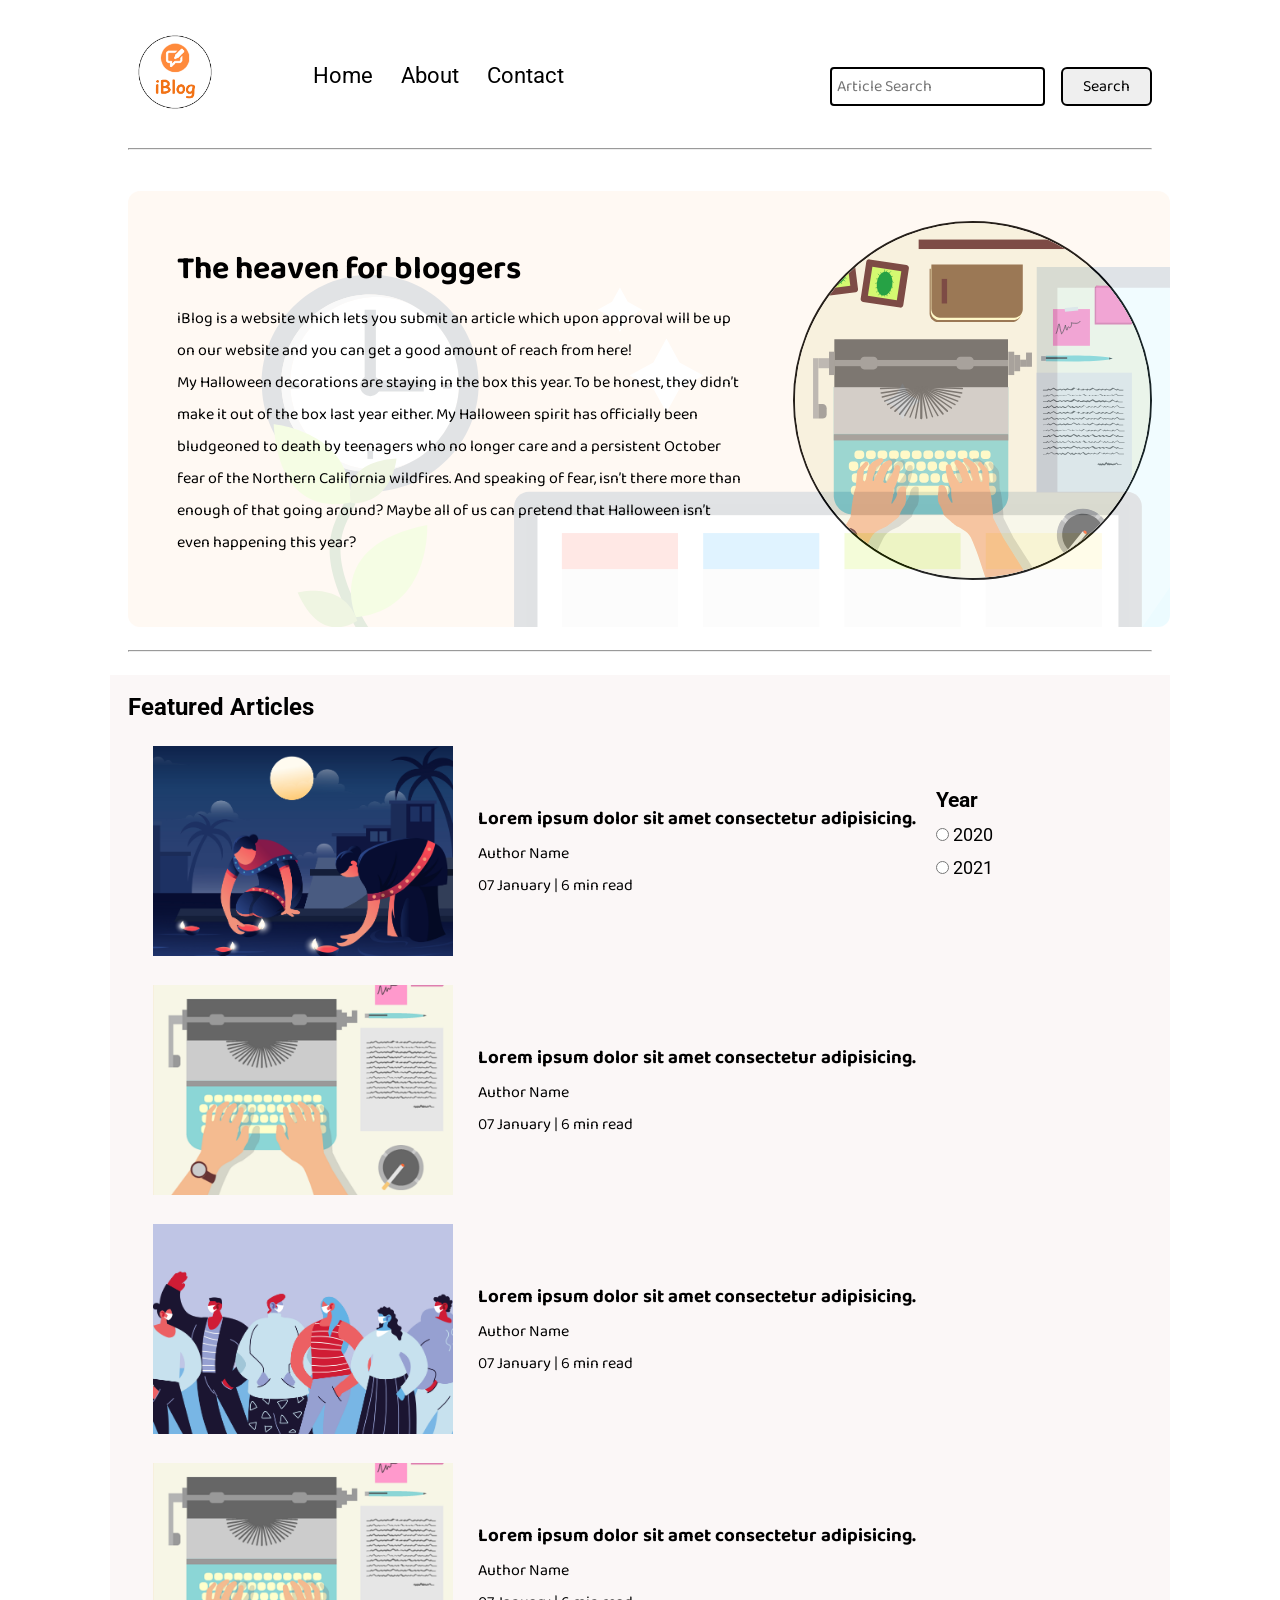
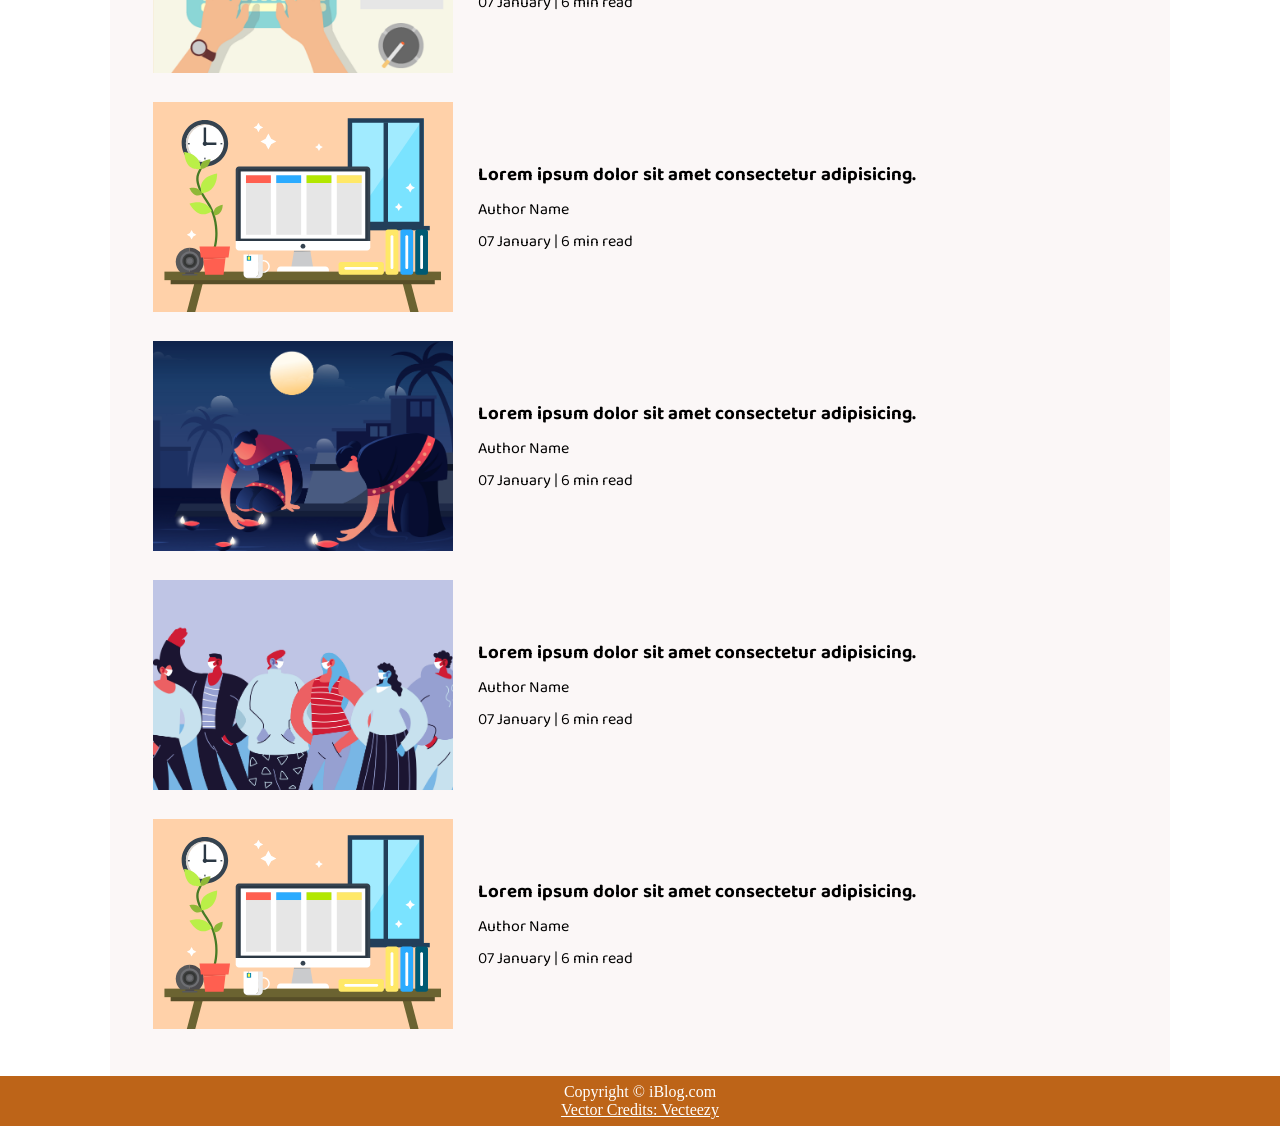
<file: BlogTemplate/index.html>
<!DOCTYPE html>
<html lang="en">

<head>
    <meta charset="UTF-8">
    <meta name="viewport" content="width=device-width, initial-scale=1.0">
    <link rel="stylesheet" href="css/utils.css">
    <link rel="stylesheet" href="css/style.css">
    <link rel="stylesheet" href="css/mobile.css">
    <title>iBlog - Heaven for bloggers</title>
</head>

<body>
    <nav class="navigation max-width-1 m-auto">
        <div class="nav-left">
            <a href="/">
                <span><img src="img/logo.png" width="94px" alt=""></span>
            </a>
            <ul>
                <li><a href="/">Home</a></li>
                <li><a href="#">About</a></li>
                <li><a href="/contact.html">Contact</a></li>
            </ul>
        </div>
        <div class="nav-right">
            <form action="/search.html" method="get">
                <input class="form-input" type="text" name="query" placeholder="Article Search">
                <button class="btn">Search</button>
            </form>

        </div>

    </nav>
    <div class="max-width-1 m-auto">
        <hr>
    </div>
    <div class="m-auto content max-width-1 my-2">
        <div class="content-left">
            <h1>The heaven for bloggers</h1>
            <p>iBlog is a website which lets you submit an article which upon approval will be up on our website and you
                can get a good amount of reach from here!</p>
            <p>My Halloween decorations are staying in the box this year. To be honest, they didn’t make it out of the
                box last year either. My Halloween spirit has officially been bludgeoned to death by teenagers who no
                longer care and a persistent October fear of the Northern California wildfires. And speaking of fear,
                isn’t there more than enough of that going around? Maybe all of us can pretend that Halloween isn’t even
                happening this year?</p>
        </div>
        <div class="content-right">
            <img src="img/home.svg" alt="iBlog">
        </div>
    </div>

    <div class="max-width-1 m-auto">
        <hr>
    </div>
    <div class="home-articles max-width-1 m-auto font2">
        <h2>Featured Articles</h2>
        <div class="year-box adjust-year">
            <div>
                <h3>Year </h3>
            </div>
            <div>
                <input type="radio" name="year" id=""> 2020
            </div>
            <div>
                <input type="radio" name="year" id=""> 2021
            </div>
        </div>
        <div class="home-article">
            <div class="home-article-img">
                <img src="img/3.png" alt="article">
            </div>
            <div class="home-article-content font1">
                <a href="/blogpost.html">
                    <h3>Lorem ipsum dolor sit amet consectetur adipisicing.</h3>
                </a>

                <div>Author Name</div>
                <span>07 January | 6 min read</span>
            </div>
        </div>
        <div class="home-article">
            <div class="home-article-img">
                <img src="img/1.png" alt="article">
            </div>
            <div class="home-article-content font1">
                <a href="/blogpost.html">
                    <h3>Lorem ipsum dolor sit amet consectetur adipisicing.</h3>
                </a>

                <div>Author Name</div>
                <span>07 January | 6 min read</span>
            </div>
        </div>
        <div class="home-article">
            <div class="home-article-img">
                <img src="img/2.png" alt="article">
            </div>
            <div class="home-article-content font1">
                <a href="/blogpost.html">
                    <h3>Lorem ipsum dolor sit amet consectetur adipisicing.</h3>
                </a>

                <div>Author Name</div>
                <span>07 January | 6 min read</span>
            </div>
        </div>
        <div class="home-article">
            <div class="home-article-img">
                <img src="img/1.png" alt="article">
            </div>
            <div class="home-article-content font1">
                <a href="/blogpost.html">
                    <h3>Lorem ipsum dolor sit amet consectetur adipisicing.</h3>
                </a>

                <div>Author Name</div>
                <span>07 January | 6 min read</span>
            </div>
        </div>
        <div class="home-article">
            <div class="home-article-img">
                <img src="img/11.svg" alt="article">
            </div>
            <div class="home-article-content font1">
                <a href="/blogpost.html">
                    <h3>Lorem ipsum dolor sit amet consectetur adipisicing.</h3>
                </a>

                <div>Author Name</div>
                <span>07 January | 6 min read</span>
            </div>
        </div>
        <div class="home-article">
            <div class="home-article-img">
                <img src="img/3.png" alt="article">
            </div>
            <div class="home-article-content font1">
                <a href="/blogpost.html">
                    <h3>Lorem ipsum dolor sit amet consectetur adipisicing.</h3>
                </a>

                <div>Author Name</div>
                <span>07 January | 6 min read</span>
            </div>
        </div>
        <div class="home-article">
            <div class="home-article-img">
                <img src="img/2.png" alt="article">
            </div>
            <div class="home-article-content font1">
                <a href="/blogpost.html">
                    <h3>Lorem ipsum dolor sit amet consectetur adipisicing.</h3>
                </a>

                <div>Author Name</div>
                <span>07 January | 6 min read</span>
            </div>
        </div>
        <div class="home-article">
            <div class="home-article-img">
                <img src="img/11.svg" alt="article">
            </div>
            <div class="home-article-content font1">
                <a href="/blogpost.html">
                    <h3>Lorem ipsum dolor sit amet consectetur adipisicing.</h3>
                </a>

                <div>Author Name</div>
                <span>07 January | 6 min read</span>
            </div>
        </div>

    </div>

    <div class="footer">
        <p>Copyright &copy; iBlog.com </p>
        <a href="https://www.vecteezy.com/free-vector/typewriter">Vector Credits: Vecteezy</a>
    </div>
</body>

</html>
</file>
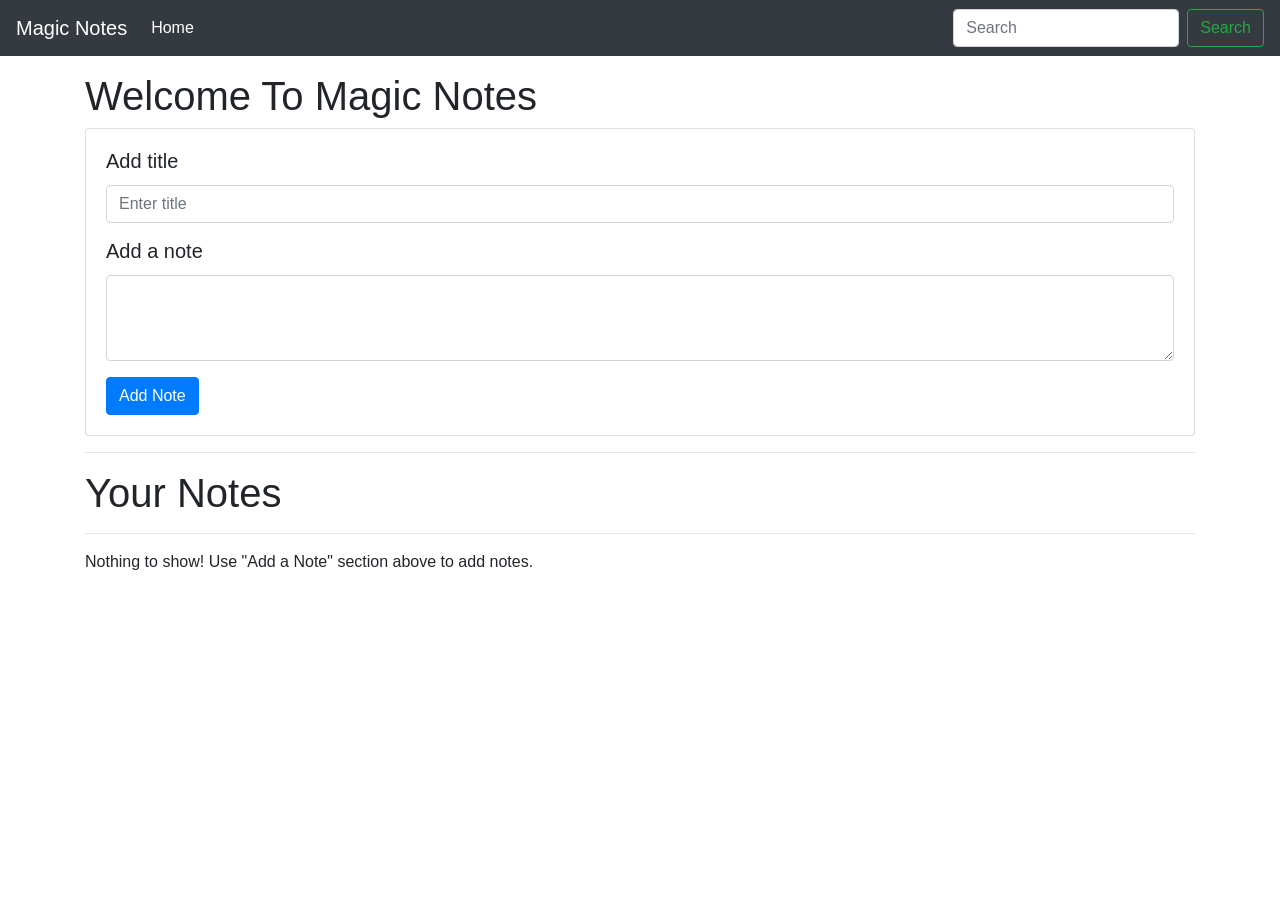
<file: Daily Notes/index.html>
<!DOCTYPE html>
<html lang="en">

<head>
    <meta charset="UTF-8">
    <meta name="viewport" content="width=device-width, initial-scale=1.0">
    <meta http-equiv="X-UA-Compatible" content="ie=edge">
    <title>Notes App</title>
    <link rel="stylesheet" href="https://stackpath.bootstrapcdn.com/bootstrap/4.3.1/css/bootstrap.min.css"
        integrity="sha384-ggOyR0iXCbMQv3Xipma34MD+dH/1fQ784/j6cY/iJTQUOhcWr7x9JvoRxT2MZw1T" crossorigin="anonymous">
</head>

<body>

    <nav class="navbar navbar-expand-lg navbar-dark bg-dark">
        <a class="navbar-brand" href="#">Magic Notes</a>
        <button class="navbar-toggler" type="button" data-toggle="collapse" data-target="#navbarSupportedContent"
            aria-controls="navbarSupportedContent" aria-expanded="false" aria-label="Toggle navigation">
            <span class="navbar-toggler-icon"></span>
        </button>

        <div class="collapse navbar-collapse" id="navbarSupportedContent">
            <ul class="navbar-nav mr-auto">
                <li class="nav-item active">
                    <a class="nav-link" href="#">Home <span class="sr-only">(current)</span></a>
                </li>

            </ul>
            <form class="form-inline my-2 my-lg-0">
                <input class="form-control mr-sm-2" id="searchTxt" type="search" placeholder="Search"
                    aria-label="Search">
                <button class="btn btn-outline-success my-2 my-sm-0" type="submit">Search</button>
            </form>
        </div>
    </nav>


    <div class="container my-3">
        <h1>Welcome To Magic Notes</h1>
        <div class="card">
            <div class="card-body">
                <div class="form-group">
                    <h5 class="card-title">Add title</h5>
                    <input type="text" class="form-control" id="addTitle" aria-describedby="title"
                        placeholder="Enter title">
                </div>
                <h5 class="card-title">Add a note</h5>
                <div class="form-group">
                    <textarea class="form-control" id="addTxt" rows="3"></textarea>
                </div>
                <button class="btn btn-primary" id="addBtn">Add Note</button>
            </div>
        </div>
        <hr>
        <h1>Your Notes</h1>
        <hr>
        <div id="notes" class="row container-fluid"> </div>
    </div>

    <script src="https://code.jquery.com/jquery-3.3.1.slim.min.js"
        integrity="sha384-q8i/X+965DzO0rT7abK41JStQIAqVgRVzpbzo5smXKp4YfRvH+8abtTE1Pi6jizo"
        crossorigin="anonymous"></script>
    <script src="https://cdnjs.cloudflare.com/ajax/libs/popper.js/1.14.7/umd/popper.min.js"
        integrity="sha384-UO2eT0CpHqdSJQ6hJty5KVphtPhzWj9WO1clHTMGa3JDZwrnQq4sF86dIHNDz0W1"
        crossorigin="anonymous"></script>
    <script src="https://stackpath.bootstrapcdn.com/bootstrap/4.3.1/js/bootstrap.min.js"
        integrity="sha384-JjSmVgyd0p3pXB1rRibZUAYoIIy6OrQ6VrjIEaFf/nJGzIxFDsf4x0xIM+B07jRM"
        crossorigin="anonymous"></script>
    <script src="js/app.js"></script>
</body>

</html>
</file>
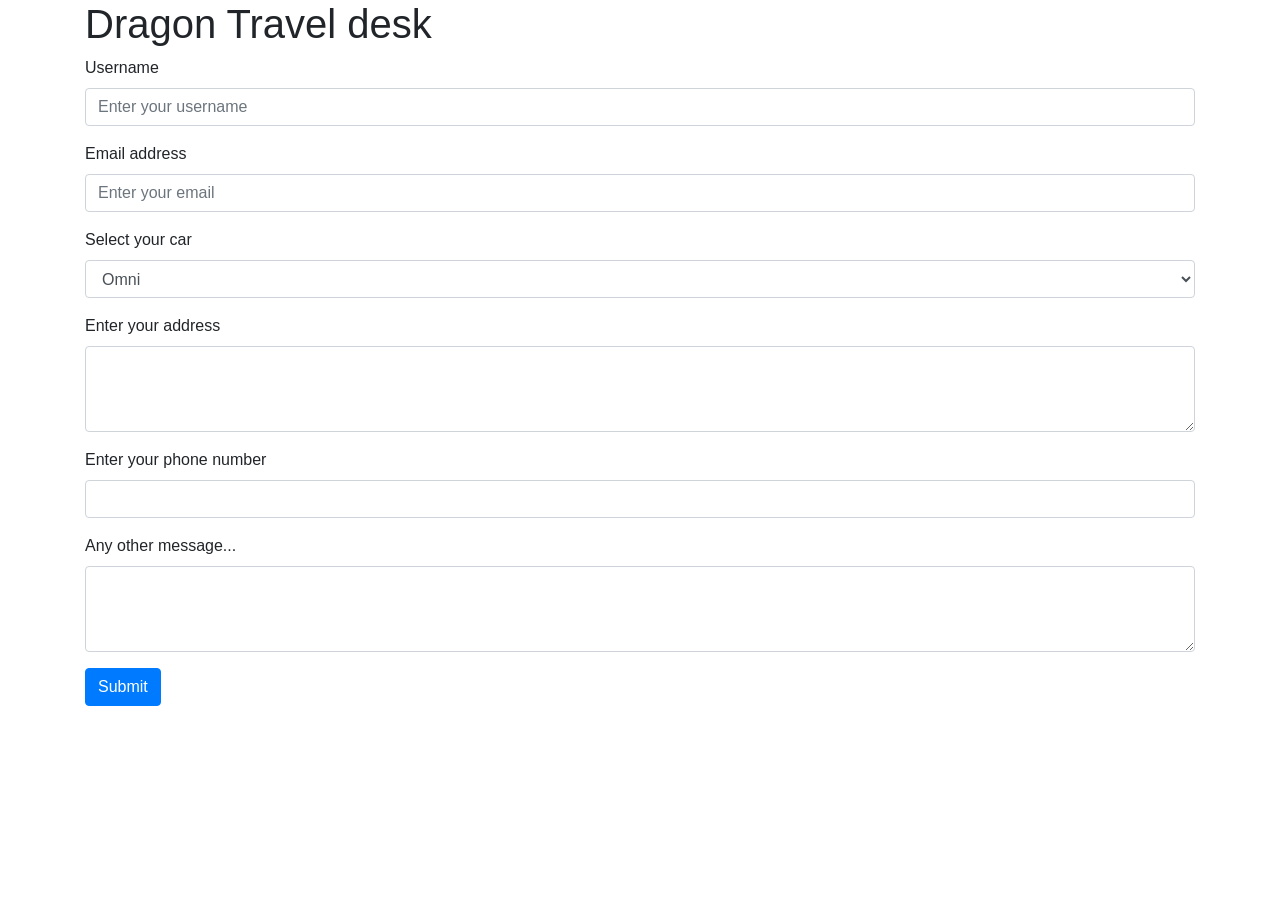
<file: Form Validator/index.html>
<!DOCTYPE html>
<html lang="en">
  <head>
    <!-- Required meta tags -->
    <meta charset="utf-8" />
    <meta
      name="viewport"
      content="width=device-width, initial-scale=1, shrink-to-fit=no"
    />

    <!-- Bootstrap CSS -->
    <link
      rel="stylesheet"
      href="https://stackpath.bootstrapcdn.com/bootstrap/4.3.1/css/bootstrap.min.css"
      integrity="sha384-ggOyR0iXCbMQv3Xipma34MD+dH/1fQ784/j6cY/iJTQUOhcWr7x9JvoRxT2MZw1T"
      crossorigin="anonymous"
    />

    <title>Welcome to Dragon travels</title>
  </head>

  <body>
    <div
      id="success"
      class="alert alert-success alert-dismissible fade"
      role="alert"
    >
      <strong>Success!</strong> Your travel request has been successfully
      submitted
      <button
        type="button"
        class="close"
        data-dismiss="alert"
        aria-label="Close"
      >
        <span aria-hidden="true">×</span>
      </button>
    </div>
    <div
      id="failure"
      class="alert alert-danger alert-dismissible fade"
      role="alert"
    >
      <strong>Error!</strong> Your travel request has not been sent due to
      errors
      <button
        type="button"
        class="close"
        data-dismiss="alert"
        aria-label="Close"
      >
        <span aria-hidden="true">×</span>
      </button>
    </div>
    <div class="container">
      <h1>Dragon Travel desk</h1>
      <form>
        <div class="form-group">
          <label for="name">Username</label>
          <input
            type="text"
            class="form-control"
            id="name"
            placeholder="Enter your username"
          />
          <small id="namevalid" class="form-text text-muted invalid-feedback">
            Your username must be 2-10 characters long and should not start with
            a number
          </small>
        </div>

        <div class="form-group">
          <label for="email">Email address</label>
          <input
            type="text"
            class="form-control"
            id="email"
            placeholder="Enter your email"
          />
          <small id="emailvalid" class="form-text text-muted invalid-feedback">
            Your email must be a valid email
          </small>
        </div>
        <div class="form-group">
          <label for="car">Select your car</label>
          <select class="form-control" id="car">
            <option>Omni</option>
            <option>Maruti 800</option>
            <option>Ford Titanium</option>
            <option>Audi A4</option>
          </select>
        </div>
        <div class="form-group">
          <label for="address">Enter your address</label>
          <textarea
            class="form-control"
            name="address"
            id="address"
            rows="3"
          ></textarea>
        </div>
        <div class="form-group">
          <label for="address">Enter your phone number</label>
          <input class="form-control" name="phone" id="phone" rows="3" />
          <small id="emailvalid" class="form-text text-muted invalid-feedback">
            Your phone number must be 10 digit long
          </small>
        </div>
        <div class="form-group">
          <label for="exampleFormControlTextarea1">Any other message...</label>
          <textarea
            class="form-control"
            id="exampleFormControlTextarea1"
            rows="3"
          ></textarea>
        </div>
        <button id="submit" class="btn btn-primary">Submit</button>
      </form>
    </div>

    <!-- Optional JavaScript -->
    <!-- jQuery first, then Popper.js, then Bootstrap JS -->
    <script
      src="https://code.jquery.com/jquery-3.3.1.slim.min.js"
      integrity="sha384-q8i/X+965DzO0rT7abK41JStQIAqVgRVzpbzo5smXKp4YfRvH+8abtTE1Pi6jizo"
      crossorigin="anonymous"
    ></script>
    <script
      src="https://cdnjs.cloudflare.com/ajax/libs/popper.js/1.14.7/umd/popper.min.js"
      integrity="sha384-UO2eT0CpHqdSJQ6hJty5KVphtPhzWj9WO1clHTMGa3JDZwrnQq4sF86dIHNDz0W1"
      crossorigin="anonymous"
    ></script>
    <script
      src="https://stackpath.bootstrapcdn.com/bootstrap/4.3.1/js/bootstrap.min.js"
      integrity="sha384-JjSmVgyd0p3pXB1rRibZUAYoIIy6OrQ6VrjIEaFf/nJGzIxFDsf4x0xIM+B07jRM"
      crossorigin="anonymous"
    ></script>
    <script src="index.js"></script>
  </body>
</html>
</file>
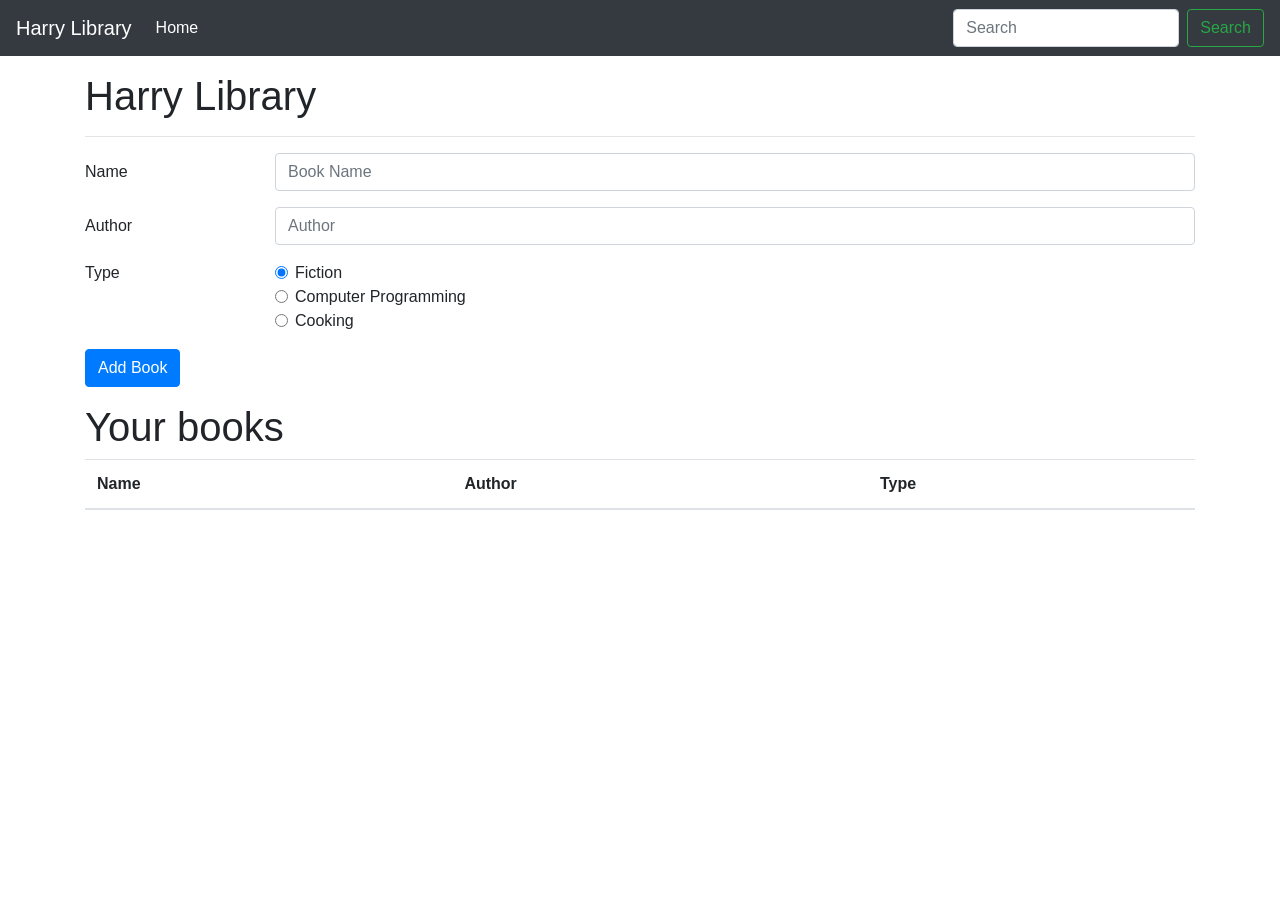
<file: Library project/index.html>
<!DOCTYPE html>
<html lang="en">
  <head>
    <!-- Required meta tags -->
    <meta charset="utf-8" />
    <meta
      name="viewport"
      content="width=device-width, initial-scale=1, shrink-to-fit=no"
    />

    <!-- Bootstrap CSS -->
    <link
      rel="stylesheet"
      href="https://stackpath.bootstrapcdn.com/bootstrap/4.3.1/css/bootstrap.min.css"
      integrity="sha384-ggOyR0iXCbMQv3Xipma34MD+dH/1fQ784/j6cY/iJTQUOhcWr7x9JvoRxT2MZw1T"
      crossorigin="anonymous"
    />

    <title>Welcome to Harry Potter Library</title>
  </head>

  <body>
    <nav class="navbar navbar-expand-lg navbar-dark bg-dark">
      <a class="navbar-brand" href="#">Harry Library</a>
      <button
        class="navbar-toggler"
        type="button"
        data-toggle="collapse"
        data-target="#navbarSupportedContent"
        aria-controls="navbarSupportedContent"
        aria-expanded="false"
        aria-label="Toggle navigation"
      >
        <span class="navbar-toggler-icon"></span>
      </button>

      <div class="collapse navbar-collapse" id="navbarSupportedContent">
        <ul class="navbar-nav mr-auto">
          <li class="nav-item active">
            <a class="nav-link" href="#"
              >Home <span class="sr-only">(current)</span></a
            >
          </li>
        </ul>
        <form class="form-inline my-2 my-lg-0">
          <input
            class="form-control mr-sm-2"
            id="searchTxt"
            type="search"
            placeholder="Search"
            aria-label="Search"
          />
          <button class="btn btn-outline-success my-2 my-sm-0" type="submit">
            Search
          </button>
        </form>
      </div>
    </nav>

    <div id="message"></div>

    <div class="container my-3">
      <h1>Harry Library</h1>
      <hr />
      <form id="libraryForm">
        <div class="form-group row">
          <label for="bookName" class="col-sm-2 col-form-label">Name</label>
          <div class="col-sm-10">
            <input
              type="text"
              class="form-control"
              id="bookName"
              placeholder="Book Name"
            />
          </div>
        </div>
        <div class="form-group row">
          <label for="Author" class="col-sm-2 col-form-label">Author</label>
          <div class="col-sm-10">
            <input
              type="text"
              class="form-control"
              id="author"
              placeholder="Author"
            />
          </div>
        </div>
        <fieldset class="form-group">
          <div class="row">
            <legend class="col-form-label col-sm-2 pt-0">Type</legend>
            <div class="col-sm-10">
              <div class="form-check">
                <input
                  class="form-check-input"
                  type="radio"
                  name="type"
                  id="fiction"
                  value="fiction"
                  checked
                />
                <label class="form-check-label" for="fiction"> Fiction </label>
              </div>
              <div class="form-check">
                <input
                  class="form-check-input"
                  type="radio"
                  name="type"
                  id="programming"
                  value="programming"
                />
                <label class="form-check-label" for="programming">
                  Computer Programming
                </label>
              </div>
              <div class="form-check disabled">
                <input
                  class="form-check-input"
                  type="radio"
                  name="type"
                  id="cooking"
                  value="cooking"
                />
                <label class="form-check-label" for="cooking"> Cooking </label>
              </div>
            </div>
          </div>
        </fieldset>

        <div class="form-group row">
          <div class="col-sm-10">
            <button type="submit" class="btn btn-primary">Add Book</button>
          </div>
        </div>
      </form>

      <div id="table">
        <h1>Your books</h1>

        <table class="table table-striped">
          <thead>
            <tr>
              <th scope="col">Name</th>
              <th scope="col">Author</th>
              <th scope="col">Type</th>
            </tr>
          </thead>
          <tbody id="tableBody"></tbody>
        </table>
      </div>
    </div>

    <!-- Optional JavaScript -->
    <!-- jQuery first, then Popper.js, then Bootstrap JS -->
    <!-- <script src="index.js"></script> -->
    <script src="index.js"></script>
    <script
      src="https://code.jquery.com/jquery-3.3.1.slim.min.js"
      integrity="sha384-q8i/X+965DzO0rT7abK41JStQIAqVgRVzpbzo5smXKp4YfRvH+8abtTE1Pi6jizo"
      crossorigin="anonymous"
    ></script>
    <script
      src="https://cdnjs.cloudflare.com/ajax/libs/popper.js/1.14.7/umd/popper.min.js"
      integrity="sha384-UO2eT0CpHqdSJQ6hJty5KVphtPhzWj9WO1clHTMGa3JDZwrnQq4sF86dIHNDz0W1"
      crossorigin="anonymous"
    ></script>
    <script
      src="https://stackpath.bootstrapcdn.com/bootstrap/4.3.1/js/bootstrap.min.js"
      integrity="sha384-JjSmVgyd0p3pXB1rRibZUAYoIIy6OrQ6VrjIEaFf/nJGzIxFDsf4x0xIM+B07jRM"
      crossorigin="anonymous"
    ></script>
  </body>
</html>
</file>
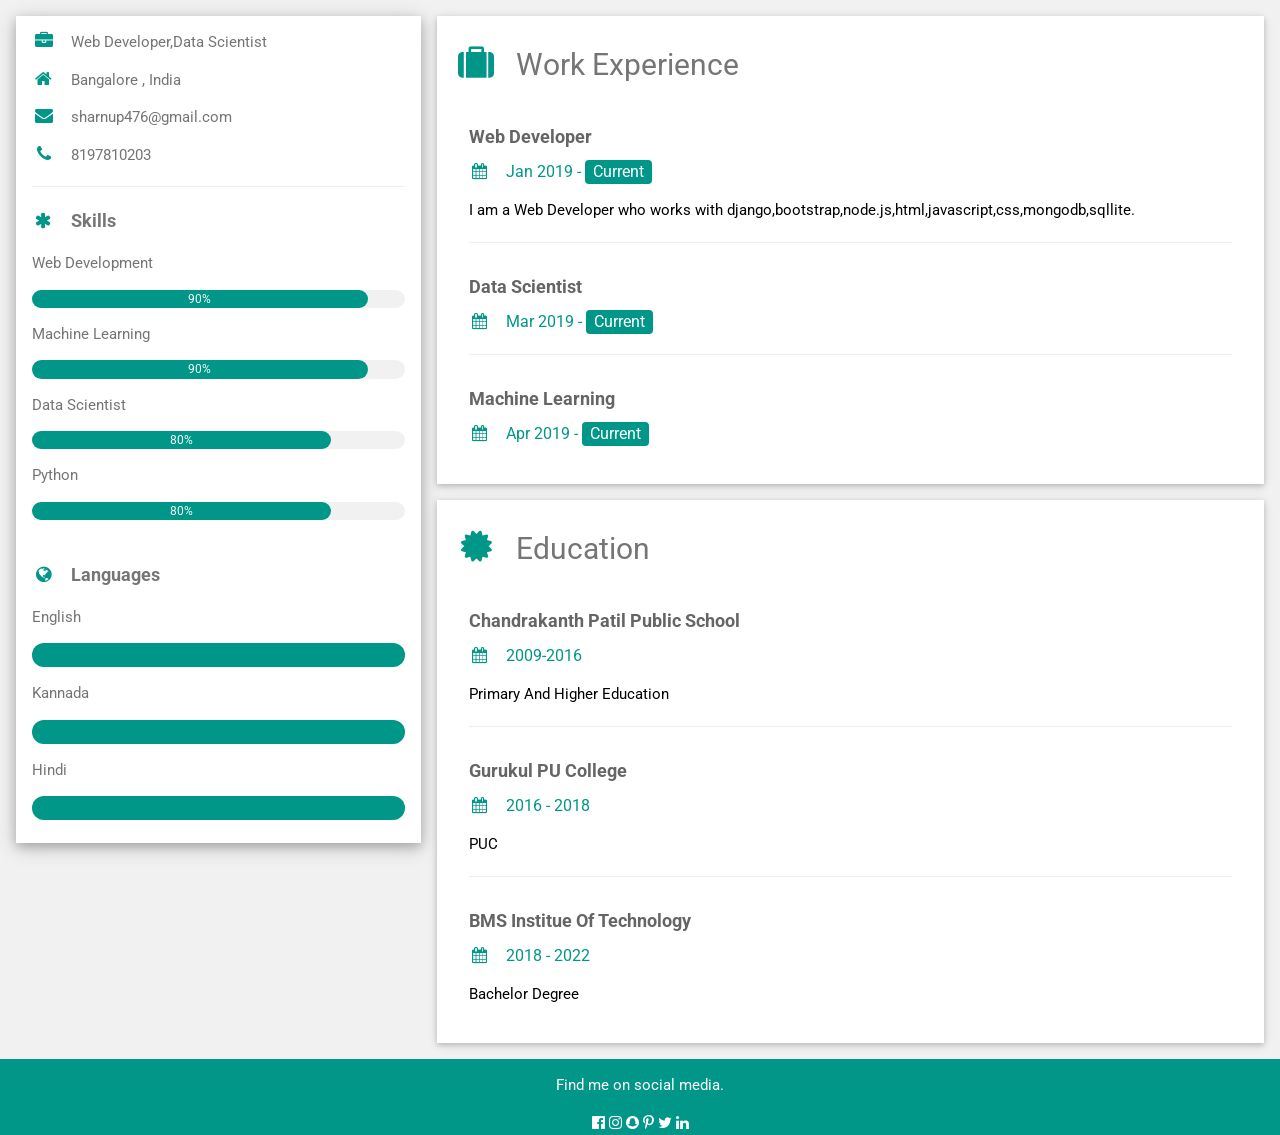
<file: Personal CV/index.html>
<!DOCTYPE html>
<html>
  <title>CV</title>
  <meta charset="UTF-8" />
  <meta name="viewport" content="width=device-width, initial-scale=1" />
  <link rel="stylesheet" href="https://www.w3schools.com/w3css/4/w3.css" />
  <link
    rel="stylesheet"
    href="https://fonts.googleapis.com/css?family=Roboto"
  />
  <link
    rel="stylesheet"
    href="https://cdnjs.cloudflare.com/ajax/libs/font-awesome/4.7.0/css/font-awesome.min.css"
  />
  <style>
    html,
    body,
    h1,
    h2,
    h3,
    h4,
    h5,
    h6 {
      font-family: "Roboto", sans-serif;
    }
  </style>
  <body class="w3-light-grey">
    <!-- Page Container -->
    <div class="w3-content w3-margin-top" style="max-width: 1400px">
      <!-- The Grid -->
      <div class="w3-row-padding">
        <!-- Left Column -->
        <div class="w3-third">
          <div class="w3-white w3-text-grey w3-card-4">
            <div class="w3-display-container">
              
              <div class="w3-display-bottomleft w3-container w3-text-black">
                <h2>Sharanu Patil</h2>
              </div>
            </div>
            <div class="w3-container">
              <p>
                <i
                  class="fa fa-briefcase fa-fw w3-margin-right w3-large w3-text-teal"
                ></i
                >Web Developer,Data Scientist
              </p>
              <p>
                <i
                  class="fa fa-home fa-fw w3-margin-right w3-large w3-text-teal"
                ></i
                >Bangalore , India
              </p>
              <p>
                <i
                  class="fa fa-envelope fa-fw w3-margin-right w3-large w3-text-teal"
                ></i
                >sharnup476@gmail.com
              </p>
              <p>
                <i
                  class="fa fa-phone fa-fw w3-margin-right w3-large w3-text-teal"
                ></i
                >8197810203
              </p>
              <hr />

              <p class="w3-large">
                <b
                  ><i
                    class="fa fa-asterisk fa-fw w3-margin-right w3-text-teal"
                  ></i
                  >Skills</b
                >
              </p>
              <p>Web Development</p>
              <div class="w3-light-grey w3-round-xlarge w3-small">
                <div
                  class="w3-container w3-center w3-round-xlarge w3-teal"
                  style="width: 90%"
                >
                  90%
                </div>
              </div>
              <p>Machine Learning</p>
              <div class="w3-light-grey w3-round-xlarge w3-small">
                <div
                  class="w3-container w3-center w3-round-xlarge w3-teal"
                  style="width: 90%"
                >
                  <div class="w3-center w3-text-white">90%</div>
                </div>
              </div>
              <p>Data Scientist</p>
              <div class="w3-light-grey w3-round-xlarge w3-small">
                <div
                  class="w3-container w3-center w3-round-xlarge w3-teal"
                  style="width: 80%"
                >
                  80%
                </div>
              </div>
              <p>Python</p>
              <div class="w3-light-grey w3-round-xlarge w3-small">
                <div
                  class="w3-container w3-center w3-round-xlarge w3-teal"
                  style="width: 80%"
                >
                  80%
                </div>
              </div>
              <br />

              <p class="w3-large w3-text-theme">
                <b
                  ><i class="fa fa-globe fa-fw w3-margin-right w3-text-teal"></i
                  >Languages</b
                >
              </p>
              <p>English</p>
              <div class="w3-light-grey w3-round-xlarge">
                <div
                  class="w3-round-xlarge w3-teal"
                  style="height: 24px; width: 100%"
                ></div>
              </div>
              <p>Kannada</p>
              <div class="w3-light-grey w3-round-xlarge">
                <div
                  class="w3-round-xlarge w3-teal"
                  style="height: 24px; width: 100%"
                ></div>
              </div>
              <p>Hindi</p>
              <div class="w3-light-grey w3-round-xlarge">
                <div
                  class="w3-round-xlarge w3-teal"
                  style="height: 24px; width: 100%"
                ></div>
              </div>
              <br />
            </div>
          </div>
          <br />

          <!-- End Left Column -->
        </div>

        <!-- Right Column -->
        <div class="w3-twothird">
          <div class="w3-container w3-card w3-white w3-margin-bottom">
            <h2 class="w3-text-grey w3-padding-16">
              <i
                class="fa fa-suitcase fa-fw w3-margin-right w3-xxlarge w3-text-teal"
              ></i
              >Work Experience
            </h2>
            <div class="w3-container">
              <h5 class="w3-opacity"><b>Web Developer </b></h5>
              <h6 class="w3-text-teal">
                <i class="fa fa-calendar fa-fw w3-margin-right"></i>Jan 2019 -
                <span class="w3-tag w3-teal w3-round">Current</span>
              </h6>
              <p>
                I am a Web Developer who works with django,bootstrap,node.js,html,javascript,css,mongodb,sqllite.
              </p>
              <hr />
            </div>
            <div class="w3-container">
              <h5 class="w3-opacity"><b>Data Scientist </b></h5>
              <h6 class="w3-text-teal">
                <i class="fa fa-calendar fa-fw w3-margin-right"></i>Mar 2019 -
                <span class="w3-tag w3-teal w3-round">Current</span>
              </h6>
              <p>
                
              </p>
              <hr />
            </div>
            <div class="w3-container">
              <h5 class="w3-opacity"><b>Machine Learning </b></h5>
              <h6 class="w3-text-teal">
                <i class="fa fa-calendar fa-fw w3-margin-right"></i>Apr 2019 -
                <span class="w3-tag w3-teal w3-round">Current</span>
              </h6>
              <p></p>
              <br />
            </div>
          </div>

          <div class="w3-container w3-card w3-white">
            <h2 class="w3-text-grey w3-padding-16">
              <i
                class="fa fa-certificate fa-fw w3-margin-right w3-xxlarge w3-text-teal"
              ></i
              >Education
            </h2>
            <div class="w3-container">
              <h5 class="w3-opacity">
                <b>Chandrakanth Patil Public School</b>
              </h5>
              <h6 class="w3-text-teal">
                <i class="fa fa-calendar fa-fw w3-margin-right"></i>2009-2016
              </h6>
              <p>Primary And Higher Education</p>
              <hr />
            </div>
            <div class="w3-container">
              <h5 class="w3-opacity"><b>Gurukul PU College</b></h5>
              <h6 class="w3-text-teal">
                <i class="fa fa-calendar fa-fw w3-margin-right"></i>2016 - 2018
              </h6>
              <p>PUC</p>
              <hr />
            </div>
            <div class="w3-container">
              <h5 class="w3-opacity"><b>BMS Institue Of Technology</b></h5>
              <h6 class="w3-text-teal">
                <i class="fa fa-calendar fa-fw w3-margin-right"></i>2018 - 2022
              </h6>
              <p>Bachelor Degree</p>
              <br />
            </div>
          </div>

          <!-- End Right Column -->
        </div>

        <!-- End Grid -->
      </div>

      <!-- End Page Container -->
    </div>

    <footer class="w3-container w3-teal w3-center w3-margin-top">
      <p>Find me on social media.</p>
      <i class="fa fa-facebook-official w3-hover-opacity"></i>
      <i class="fa fa-instagram w3-hover-opacity"></i>
      <i class="fa fa-snapchat w3-hover-opacity"></i>
      <i class="fa fa-pinterest-p w3-hover-opacity"></i>
      <i class="fa fa-twitter w3-hover-opacity"></i>
      <i class="fa fa-linkedin w3-hover-opacity"></i>
    </footer>
  </body>
</html>
</file>
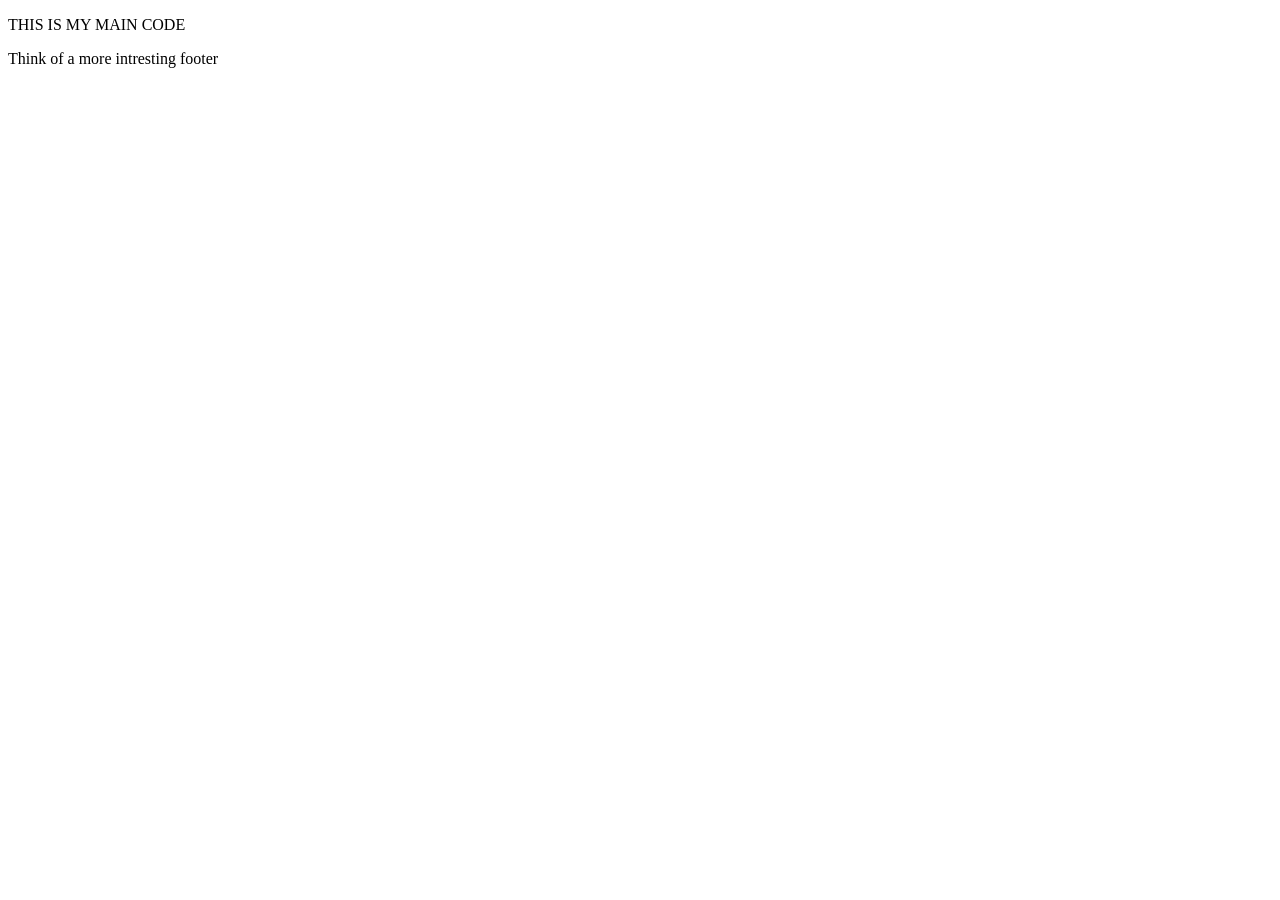
<file: Coursera Projects/html/index.html>
<!DOCTYPE html>
<head> 
    <meta charset="UTF-8">
    <title>My First Page</title>
    </head> 
    <body>
        <main><p>THIS IS MY MAIN CODE</main>
        <footer>
             <p> Think of a more intresting footer</p> 
        </footer>

    </body>
    </html>
</file>
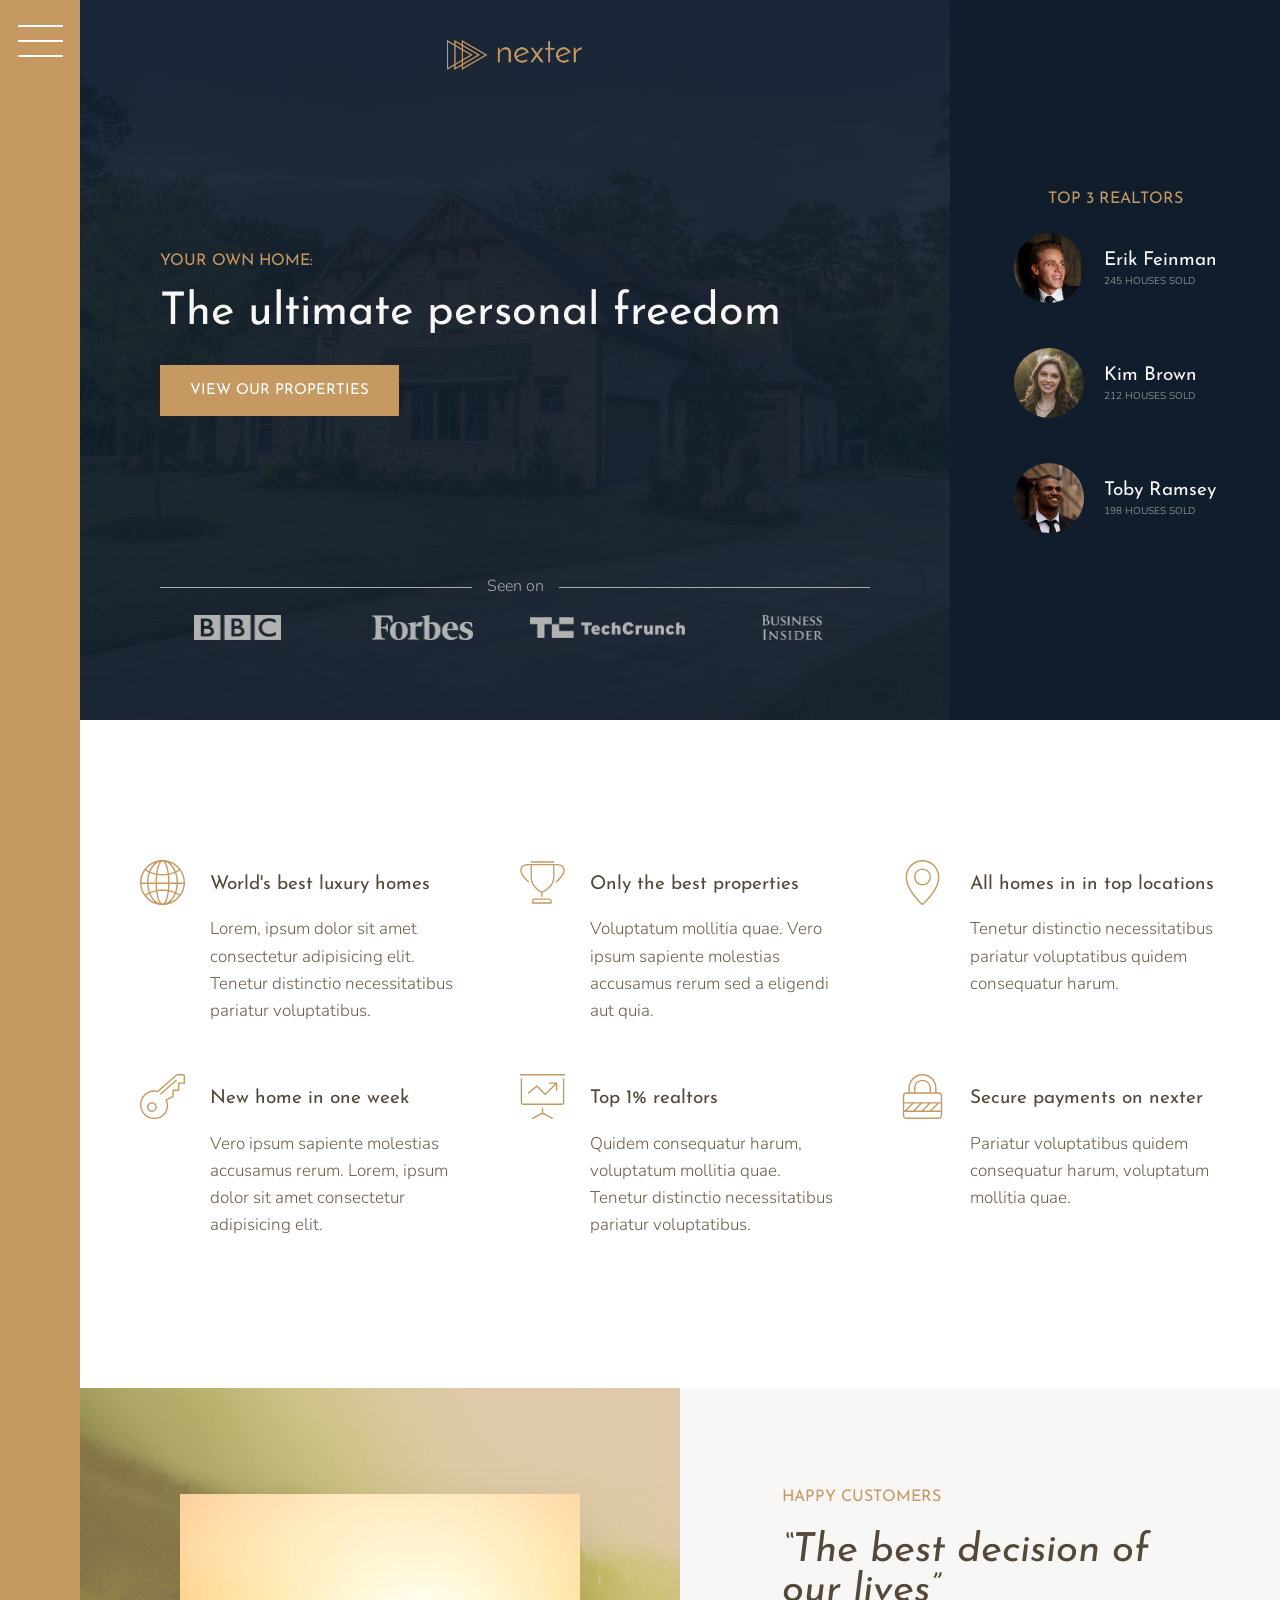
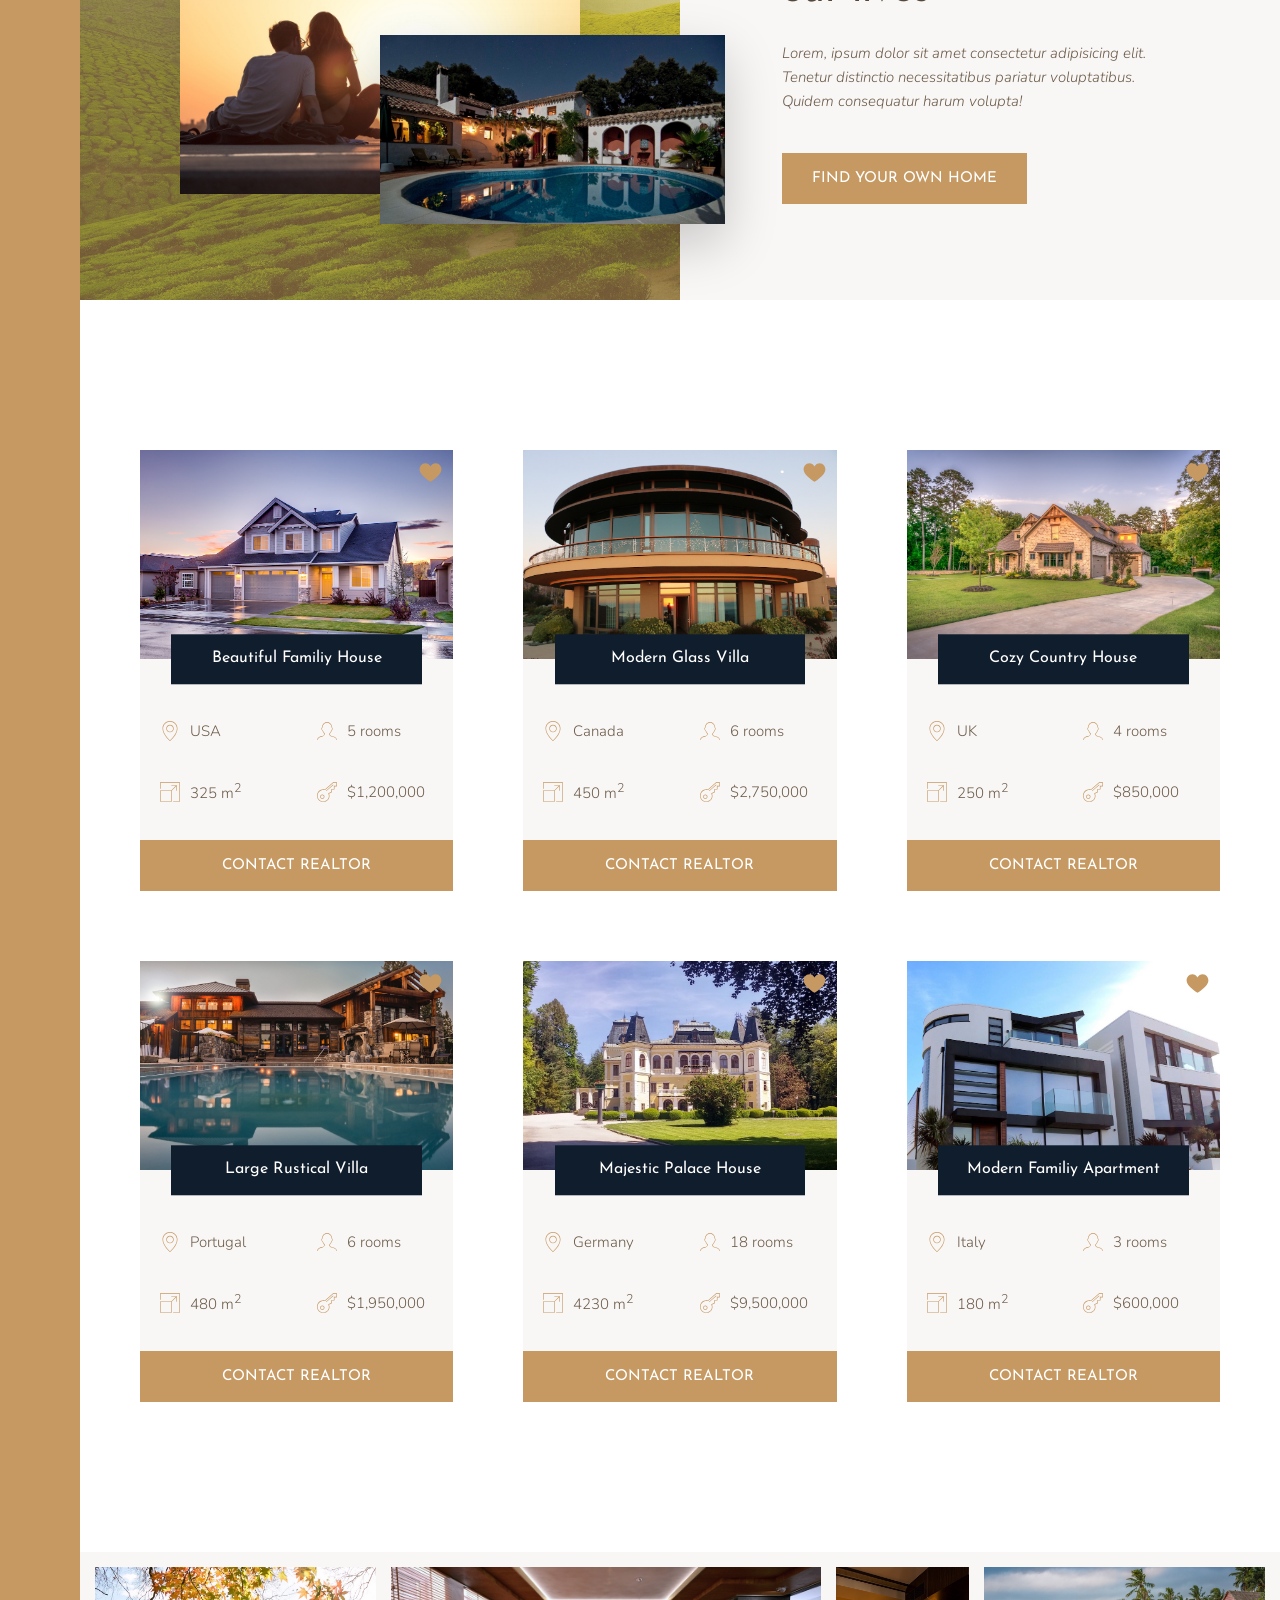
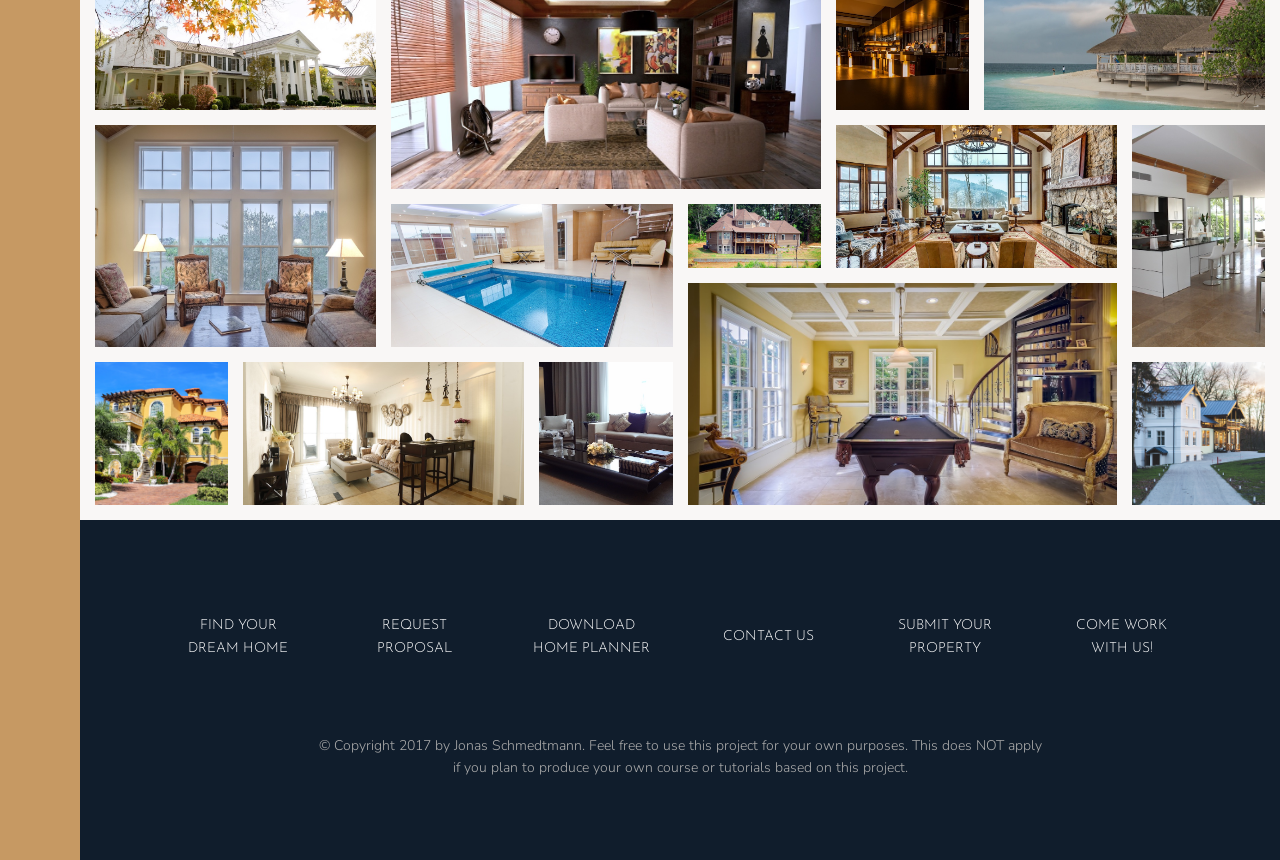
<file: Nexter/Nexter/index.html>
<!DOCTYPE html>
<html lang="en">
    <head>
        <meta charset="UTF-8">
        <meta name="viewport" content="width=device-width, initial-scale=1.0">
        <meta http-equiv="X-UA-Compatible" content="ie=edge">
        
        <link href="https://fonts.googleapis.com/css?family=Josefin+Sans:300,400,400i|Nunito:300,300i" rel="stylesheet">
        <link rel="stylesheet" href="css/style.css">
        <link rel="shortcut icon" type="image/png" href="img/favicon.png">
        
        <title>nexter &mdash; your home, your freedom</title>
    </head>
    <body class="container">
        <div class="sidebar">
            <button class="nav-btn"></button>
        </div>

        <header class="header">
            <img src="img/logo.png" alt="Nexter logo" class="header__logo">
            <h3 class="heading-3">Your own home:</h3>
            <h1 class="heading-1">The ultimate personal freedom</h1>
            <button class="btn header__btn">View our properties</button>
            <div class="header__seenon-text">Seen on</div>
            <div class="header__seenon-logos">
                <img src="img/logo-bbc.png" alt="Seen on logo 1">
                <img src="img/logo-forbes.png" alt="Seen on logo 2">
                <img src="img/logo-techcrunch.png" alt="Seen on logo 3">
                <img src="img/logo-bi.png" alt="Seen on logo 4">
            </div>
        </header>

        <div class="realtors">
            <h3 class="heading-3">Top 3 Realtors</h3>
            <div class="realtors__list">
                <img src="img/realtor-1.jpeg" alt="Realtor 1" class="realtors__img">
                <div class="realtors__details">
                    <h4 class="heading-4 heading-4--light">Erik Feinman</h4>
                    <p class="realtors__sold">245 houses sold</p>
                </div>

                <img src="img/realtor-2.jpeg" alt="Realtor 2" class="realtors__img">
                <div class="realtors__details">
                    <h4 class="heading-4 heading-4--light">Kim Brown</h4>
                    <p class="realtors__sold">212 houses sold</p>
                </div>

                <img src="img/realtor-3.jpeg" alt="Realtor 3" class="realtors__img">
                <div class="realtors__details">
                    <h4 class="heading-4 heading-4--light">Toby Ramsey</h4>
                    <p class="realtors__sold">198 houses sold</p>
                </div>
            </div>
        </div>

        <section class="features">
            <div class="feature">
                <svg class="feature__icon">
                    <use xlink:href="img/sprite.svg#icon-global"></use>
                </svg>
                <h4 class="heading-4 heading-4--dark">World's best luxury homes</h4>
                <p class="feature__text">Lorem, ipsum dolor sit amet consectetur adipisicing elit. Tenetur distinctio necessitatibus pariatur voluptatibus.</p>
            </div>

            <div class="feature">
                <svg class="feature__icon">
                    <use xlink:href="img/sprite.svg#icon-trophy"></use>
                </svg>
                <h4 class="heading-4 heading-4--dark">Only the best properties</h4>
                <p class="feature__text">Voluptatum mollitia quae. Vero ipsum sapiente molestias accusamus rerum sed a eligendi aut quia.</p>
            </div>

            <div class="feature">
                <svg class="feature__icon">
                    <use xlink:href="img/sprite.svg#icon-map-pin"></use>
                </svg>
                <h4 class="heading-4 heading-4--dark">All homes in in top locations</h4>
                <p class="feature__text">Tenetur distinctio necessitatibus pariatur voluptatibus quidem consequatur harum.</p>
            </div>

            <div class="feature">
                <svg class="feature__icon">
                    <use xlink:href="img/sprite.svg#icon-key"></use>
                </svg>
                <h4 class="heading-4 heading-4--dark">New home in one week</h4>
                <p class="feature__text">Vero ipsum sapiente molestias accusamus rerum. Lorem, ipsum dolor sit amet consectetur adipisicing elit.</p>
            </div>

            <div class="feature">
                <svg class="feature__icon">
                    <use xlink:href="img/sprite.svg#icon-presentation"></use>
                </svg>
                <h4 class="heading-4 heading-4--dark">Top 1% realtors</h4>
                <p class="feature__text">Quidem consequatur harum, voluptatum mollitia quae. Tenetur distinctio necessitatibus pariatur voluptatibus.</p>
            </div>

            <div class="feature">
                <svg class="feature__icon">
                    <use xlink:href="img/sprite.svg#icon-lock"></use>
                </svg>
                <h4 class="heading-4 heading-4--dark">Secure payments on nexter</h4>
                <p class="feature__text">Pariatur voluptatibus quidem consequatur harum, voluptatum mollitia quae.</p>
            </div>
        </section>

        <div class="story__pictures">
            <img src="img/story-1.jpeg" alt="Couple with new house" class="story__img--1">
            <img src="img/story-2.jpeg" alt="New house" class="story__img--2">
        </div>

        <div class="story__content">
            <h3 class="heading-3 mb-sm">Happy Customers</h3>
            <h2 class="heading-2 heading-2--dark mb-md">&ldquo;The best decision of our lives&rdquo;</h2>
            <p class="story__text">
                Lorem, ipsum dolor sit amet consectetur adipisicing elit. Tenetur distinctio necessitatibus pariatur voluptatibus. Quidem consequatur harum volupta!
            </p>
            <button class="btn">Find your own home</button>
        </div>

        <section class="homes">
            <div class="home">
                <img src="img/house-1.jpeg" alt="House 1" class="home__img">
                <svg class="home__like">
                    <use xlink:href="img/sprite.svg#icon-heart-full"></use>
                </svg>
                <h5 class="home__name">Beautiful Familiy House</h5>
                <div class="home__location">
                    <svg>
                        <use xlink:href="img/sprite.svg#icon-map-pin"></use>
                    </svg>
                    <p>USA</p>
                </div>
                <div class="home__rooms">
                    <svg>
                        <use xlink:href="img/sprite.svg#icon-profile-male"></use>
                    </svg>
                    <p>5 rooms</p>
                </div>
                <div class="home__area">
                    <svg>
                        <use xlink:href="img/sprite.svg#icon-expand"></use>
                    </svg>
                    <p>325 m<sup>2</sup></p>
                </div>
                <div class="home__price">
                    <svg>
                        <use xlink:href="img/sprite.svg#icon-key"></use>
                    </svg>
                    <p>$1,200,000</p>
                </div>
                <button class="btn home__btn">Contact realtor</button>
            </div>

            
            <div class="home">
                <img src="img/house-2.jpeg" alt="House 2" class="home__img">
                <svg class="home__like">
                    <use xlink:href="img/sprite.svg#icon-heart-full"></use>
                </svg>
                <h5 class="home__name">Modern Glass Villa</h5>
                <div class="home__location">
                    <svg>
                        <use xlink:href="img/sprite.svg#icon-map-pin"></use>
                    </svg>
                    <p>Canada</p>
                </div>
                <div class="home__rooms">
                    <svg>
                        <use xlink:href="img/sprite.svg#icon-profile-male"></use>
                    </svg>
                    <p>6 rooms</p>
                </div>
                <div class="home__area">
                    <svg>
                        <use xlink:href="img/sprite.svg#icon-expand"></use>
                    </svg>
                    <p>450 m<sup>2</sup></p>
                </div>
                <div class="home__price">
                    <svg>
                        <use xlink:href="img/sprite.svg#icon-key"></use>
                    </svg>
                    <p>$2,750,000</p>
                </div>
                <button class="btn home__btn">Contact realtor</button>
            </div>

            <div class="home">
                <img src="img/house-3.jpeg" alt="House 3" class="home__img">
                <svg class="home__like">
                    <use xlink:href="img/sprite.svg#icon-heart-full"></use>
                </svg>
                <h5 class="home__name">Cozy Country House</h5>
                <div class="home__location">
                    <svg>
                        <use xlink:href="img/sprite.svg#icon-map-pin"></use>
                    </svg>
                    <p>UK</p>
                </div>
                <div class="home__rooms">
                    <svg>
                        <use xlink:href="img/sprite.svg#icon-profile-male"></use>
                    </svg>
                    <p>4 rooms</p>
                </div>
                <div class="home__area">
                    <svg>
                        <use xlink:href="img/sprite.svg#icon-expand"></use>
                    </svg>
                    <p>250 m<sup>2</sup></p>
                </div>
                <div class="home__price">
                    <svg>
                        <use xlink:href="img/sprite.svg#icon-key"></use>
                    </svg>
                    <p>$850,000</p>
                </div>
                <button class="btn home__btn">Contact realtor</button>
            </div>

            <div class="home">
                <img src="img/house-4.jpeg" alt="House 4" class="home__img">
                <svg class="home__like">
                    <use xlink:href="img/sprite.svg#icon-heart-full"></use>
                </svg>
                <h5 class="home__name">Large Rustical Villa</h5>
                <div class="home__location">
                    <svg>
                        <use xlink:href="img/sprite.svg#icon-map-pin"></use>
                    </svg>
                    <p>Portugal</p>
                </div>
                <div class="home__rooms">
                    <svg>
                        <use xlink:href="img/sprite.svg#icon-profile-male"></use>
                    </svg>
                    <p>6 rooms</p>
                </div>
                <div class="home__area">
                    <svg>
                        <use xlink:href="img/sprite.svg#icon-expand"></use>
                    </svg>
                    <p>480 m<sup>2</sup></p>
                </div>
                <div class="home__price">
                    <svg>
                        <use xlink:href="img/sprite.svg#icon-key"></use>
                    </svg>
                    <p>$1,950,000</p>
                </div>
                <button class="btn home__btn">Contact realtor</button>
            </div>

            <div class="home">
                <img src="img/house-5.jpeg" alt="House 5" class="home__img">
                <svg class="home__like">
                    <use xlink:href="img/sprite.svg#icon-heart-full"></use>
                </svg>
                <h5 class="home__name">Majestic Palace House</h5>
                <div class="home__location">
                    <svg>
                        <use xlink:href="img/sprite.svg#icon-map-pin"></use>
                    </svg>
                    <p>Germany</p>
                </div>
                <div class="home__rooms">
                    <svg>
                        <use xlink:href="img/sprite.svg#icon-profile-male"></use>
                    </svg>
                    <p>18 rooms</p>
                </div>
                <div class="home__area">
                    <svg>
                        <use xlink:href="img/sprite.svg#icon-expand"></use>
                    </svg>
                    <p>4230 m<sup>2</sup></p>
                </div>
                <div class="home__price">
                    <svg>
                        <use xlink:href="img/sprite.svg#icon-key"></use>
                    </svg>
                    <p>$9,500,000</p>
                </div>
                <button class="btn home__btn">Contact realtor</button>
            </div>

            <div class="home">
                <img src="img/house-6.jpeg" alt="House 6" class="home__img">
                <svg class="home__like">
                    <use xlink:href="img/sprite.svg#icon-heart-full"></use>
                </svg>
                <h5 class="home__name">Modern Familiy Apartment</h5>
                <div class="home__location">
                    <svg>
                        <use xlink:href="img/sprite.svg#icon-map-pin"></use>
                    </svg>
                    <p>Italy</p>
                </div>
                <div class="home__rooms">
                    <svg>
                        <use xlink:href="img/sprite.svg#icon-profile-male"></use>
                    </svg>
                    <p>3 rooms</p>
                </div>
                <div class="home__area">
                    <svg>
                        <use xlink:href="img/sprite.svg#icon-expand"></use>
                    </svg>
                    <p>180 m<sup>2</sup></p>
                </div>
                <div class="home__price">
                    <svg>
                        <use xlink:href="img/sprite.svg#icon-key"></use>
                    </svg>
                    <p>$600,000</p>
                </div>
                <button class="btn home__btn">Contact realtor</button>
            </div>
        </section>


        <section class="gallery">
            <figure class="gallery__item gallery__item--1"><img src="img/gal-1.jpeg" alt="Gallery image 1" class="gallery__img"></figure>
            <figure class="gallery__item gallery__item--2"><img src="img/gal-2.jpeg" alt="Gallery image 2" class="gallery__img"></figure>
            <figure class="gallery__item gallery__item--3"><img src="img/gal-3.jpeg" alt="Gallery image 3" class="gallery__img"></figure>
            <figure class="gallery__item gallery__item--4"><img src="img/gal-4.jpeg" alt="Gallery image 4" class="gallery__img"></figure>
            <figure class="gallery__item gallery__item--5"><img src="img/gal-5.jpeg" alt="Gallery image 5" class="gallery__img"></figure>
            <figure class="gallery__item gallery__item--6"><img src="img/gal-6.jpeg" alt="Gallery image 6" class="gallery__img"></figure>
            <figure class="gallery__item gallery__item--7"><img src="img/gal-7.jpeg" alt="Gallery image 7" class="gallery__img"></figure>
            <figure class="gallery__item gallery__item--8"><img src="img/gal-8.jpeg" alt="Gallery image 8" class="gallery__img"></figure>
            <figure class="gallery__item gallery__item--9"><img src="img/gal-9.jpeg" alt="Gallery image 9" class="gallery__img"></figure>
            <figure class="gallery__item gallery__item--10"><img src="img/gal-10.jpeg" alt="Gallery image 10" class="gallery__img"></figure>
            <figure class="gallery__item gallery__item--11"><img src="img/gal-11.jpeg" alt="Gallery image 11" class="gallery__img"></figure>
            <figure class="gallery__item gallery__item--12"><img src="img/gal-12.jpeg" alt="Gallery image 12" class="gallery__img"></figure>
            <figure class="gallery__item gallery__item--13"><img src="img/gal-13.jpeg" alt="Gallery image 13" class="gallery__img"></figure>
            <figure class="gallery__item gallery__item--14"><img src="img/gal-14.jpeg" alt="Gallery image 14" class="gallery__img"></figure>


        </section>

        <footer class="footer">
            <ul class="nav">
                    <li class="nav__item"><a href="#" class="nav__link">Find your dream home</a></li>
                    <li class="nav__item"><a href="#" class="nav__link">Request proposal</a></li>
                    <li class="nav__item"><a href="#" class="nav__link">Download home planner</a></li>
                    <li class="nav__item"><a href="#" class="nav__link">Contact us</a></li>
                    <li class="nav__item"><a href="#" class="nav__link">Submit your property</a></li>
                    <li class="nav__item"><a href="#" class="nav__link">Come work with us!</a></li>
            </ul>
            <p class="copyright">
                &copy; Copyright 2017 by Jonas Schmedtmann. Feel free to use this project for your own purposes. This does NOT apply if you plan to produce your own course or tutorials based on this project.
            </p>
        </footer>
    </body>
</html>
</file>
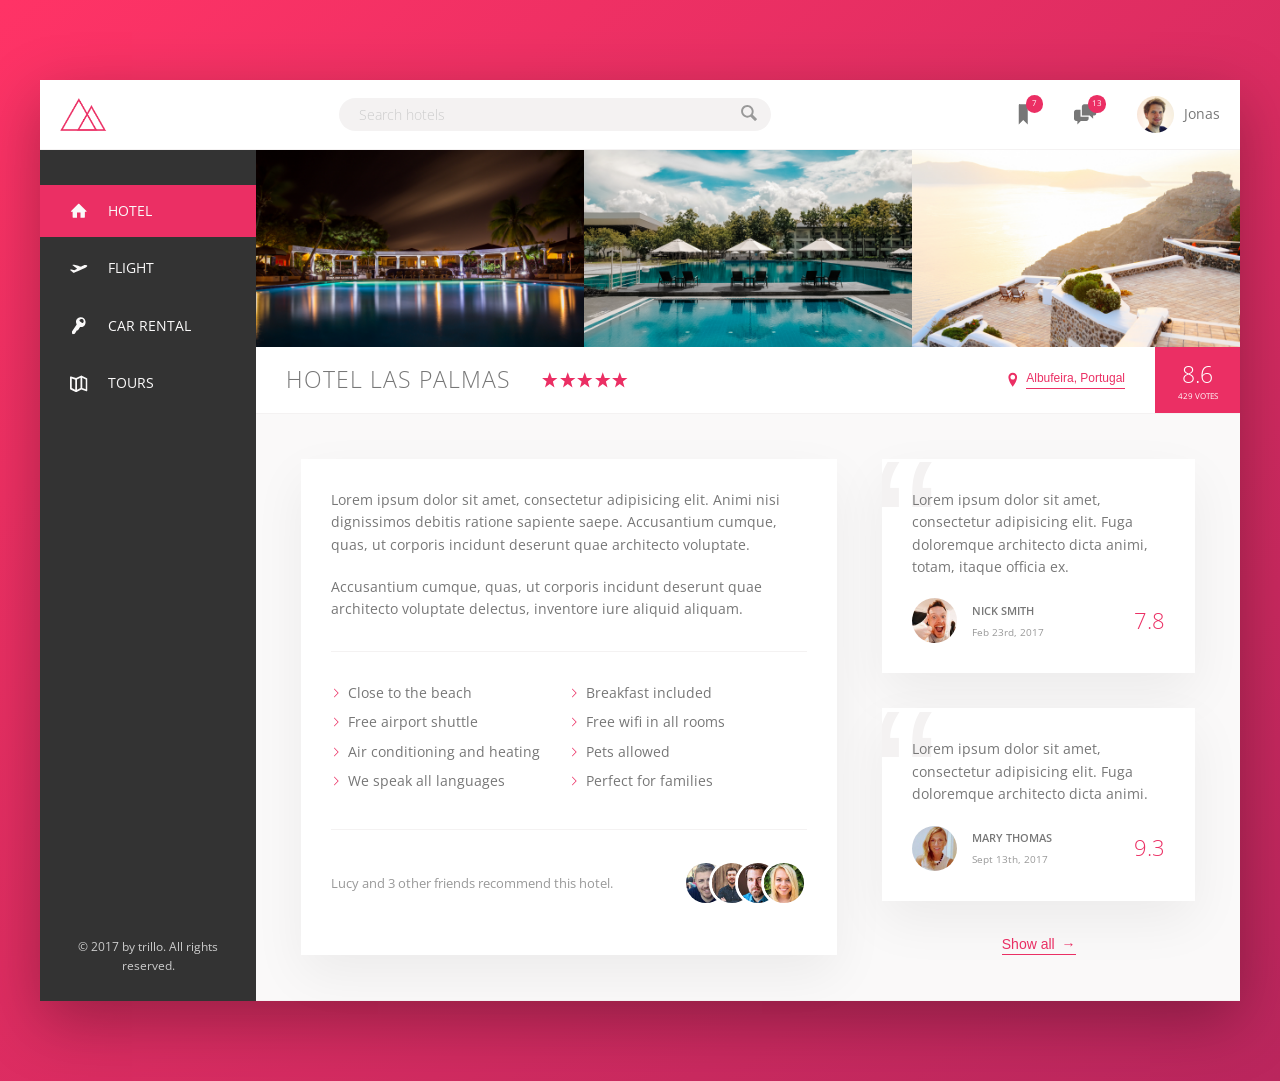
<file: Trillo/Trillo/index.html>
<!DOCTYPE html>
<html lang="en">
    <head>
        <meta charset="UTF-8">
        <meta name="viewport" content="width=device-width, initial-scale=1.0">
        
        <link href="https://fonts.googleapis.com/css?family=Open+Sans:300,400,600" rel="stylesheet">
        <link rel="stylesheet" href="css/style.css">
        <link rel="shortcut icon" type="image/png" href="img/favicon.png">
        
        <title>trillo &mdash; Your all-in-one booking app</title>
    </head>
    <body>
        <div  class="container">
            <header tabindex="0" class="header">
                <img src="img/logo.png" alt="trillo logo" class="logo">

                <form action="#" class="search">
                    <input type="text" class="search__input" placeholder="Search hotels">
                    <button aria-label="search button "class="search__button">
                        <svg class="search__icon">
                            <title>Search button</title>
                            <use xlink:href="img/sprite.svg#icon-magnifying-glass"></use>
                        </svg>
                    </button>
                </form>

                <nav  class="user-nav">
                    <div  tabindex="0" class="user-nav__icon-box">
                        <svg class="user-nav__icon">
                            <title>notifications</title>
                            <use xlink:href="img/sprite.svg#icon-bookmark"></use>
                        </svg>
                        <span class="user-nav__notification">7</span>
                    </div>
                    <div    tabindex="0" class="user-nav__icon-box">
                        <svg class="user-nav__icon">
                            <title>Messages</title>
                            <use xlink:href="img/sprite.svg#icon-chat"></use>
                        </svg>
                        <span class="user-nav__notification">13</span>
                    </div>
                    <div  tabindex="0" class="user-nav__user">
                        <img src="img/user.jpg" alt="User photo" class="user-nav__user-photo">
                        <span class="user-nav__user-name">Jonas</span>
                    </div>
                </nav>
            </header>


            <div class="content">
                <nav  tabindex="0" class="sidebar">
                    <ul class="side-nav">
                        <li class="side-nav__item side-nav__item--active">
                            <a href="#" class="side-nav__link">
                                <svg class="side-nav__icon">
                                    <title>Hotel</title>
                                    <use xlink:href="img/sprite.svg#icon-home"></use>
                                </svg>
                                <span>Hotel</span>
                            </a>
                        </li>
                        <li class="side-nav__item">
                            <a href="#" class="side-nav__link">
                                <svg class="side-nav__icon">
                                    <title>Flight</title>
                                    <use xlink:href="img/sprite.svg#icon-aircraft-take-off"></use>
                                </svg>
                                <span>Flight</span>
                            </a>
                        </li>
                        <li class="side-nav__item">
                            <a href="#" class="side-nav__link">
                                <svg class="side-nav__icon">
                                    <title>car rental</title>
                                    <use xlink:href="img/sprite.svg#icon-key"></use>
                                </svg>
                                <span>Car rental</span>
                            </a>
                        </li>
                        <li class="side-nav__item">
                            <a href="#" class="side-nav__link">
                                <svg class="side-nav__icon">
                                    <title>Tours</title>
                                    <use xlink:href="img/sprite.svg#icon-map"></use>
                                </svg>
                                <span>Tours</span>
                            </a>
                        </li>
                    </ul>

                    <div class="legal">
                        &copy; 2017 by trillo. All rights reserved.
                    </div>
                </nav>



                <main class="hotel-view">
                    <div  tabindex="0" class="gallery">
                        <figure class="gallery__item">
                            <img src="img/hotel-1.jpg" alt="Photo of hotel 1" class="gallery__photo">
                        </figure>
                        <figure class="gallery__item">
                            <img src="img/hotel-2.jpg" alt="Photo of hotel 2" class="gallery__photo">
                        </figure>
                        <figure class="gallery__item">
                            <img src="img/hotel-3.jpg" alt="Photo of hotel 3" class="gallery__photo">
                        </figure>
                    </div>

                    <div class="overview">
                        <h1 class="overview__heading">
                            Hotel Las Palmas
                        </h1>

                        <div class="overview__stars">
                            <svg class="overview__icon-star">
                                <use xlink:href="img/sprite.svg#icon-star"></use>
                            </svg>
                            <svg class="overview__icon-star">
                                <use xlink:href="img/sprite.svg#icon-star"></use>
                            </svg>
                            <svg class="overview__icon-star">
                                <use xlink:href="img/sprite.svg#icon-star"></use>
                            </svg>
                            <svg class="overview__icon-star">
                                <use xlink:href="img/sprite.svg#icon-star"></use>
                            </svg>
                            <svg class="overview__icon-star">
                                <use xlink:href="img/sprite.svg#icon-star"></use>
                            </svg>
                        </div>

                        <div  class="overview__location">
                            <svg class="overview__icon-location">
                                <title>Location</title>
                                <use xlink:href="img/sprite.svg#icon-location-pin"></use>
                            </svg>
                            <button class="btn-inline">Albufeira, Portugal</button>
                        </div>

                        <div class="overview__rating">
                            <div class="overview__rating-average">8.6</div>
                            <div class="overview__rating-count">429 votes</div>
                        </div>
                    </div>

                    <div class="detail">
                        <div class="description">
                            <p tabindex="0"class="paragraph">
                                Lorem ipsum dolor sit amet, consectetur adipisicing elit. Animi nisi dignissimos debitis ratione sapiente saepe. Accusantium cumque, quas, ut corporis incidunt deserunt quae architecto voluptate.
                            </p>
                            <p tabindex="0" class="paragraph">
                                Accusantium cumque, quas, ut corporis incidunt deserunt quae architecto voluptate delectus, inventore iure aliquid aliquam.
                            </p>
                            <ul class="list">
                                <li tabindex="0"  class="list__item">Close to the beach</li>
                                <li tabindex="0" class="list__item">Breakfast included</li>
                                <li tabindex="0" class="list__item">Free airport shuttle</li>
                                <li tabindex="0" class="list__item">Free wifi in all rooms</li>
                                <li tabindex="0"class="list__item">Air conditioning and heating</li>
                                <li tabindex="0"class="list__item">Pets allowed</li>
                                <li tabindex="0"class="list__item">We speak all languages</li>
                                <li tabindex="0" class="list__item">Perfect for families</li>
                            </ul>
                            <div tabindex="0"class="recommend">
                                <p class="recommend__count">
                                    Lucy and 3 other friends recommend this hotel.
                                </p>
                                <div  class="recommend__friends">
                                    <img src="img/user-3.jpg" alt="Friend 1" class="recommend__photo">
                                    <img src="img/user-4.jpg" alt="Friend 2" class="recommend__photo">
                                    <img src="img/user-5.jpg" alt="Friend 3" class="recommend__photo">
                                    <img src="img/user-6.jpg" alt="Friend 4" class="recommend__photo">
                                </div>
                            </div>
                        </div>

                        <div   class="user-reviews">
                            <figure   tabindex="0" class="review">
                                <blockquote class="review__text">
                                    Lorem ipsum dolor sit amet, consectetur adipisicing elit. Fuga doloremque architecto dicta animi, totam, itaque officia ex.
                                </blockquote>
                                <figcaption class="review__user">
                                    <img src="img/user-1.jpg" alt="User 1" class="review__photo">
                                    <div  class="review__user-box">
                                        <p class="review__user-name">Nick Smith</p>
                                        <p class="review__user-date">Feb 23rd, 2017</p>
                                    </div>
                                    <div class="review__rating">7.8</div>
                                </figcaption>
                            </figure>

                            <figure  tabindex="0" class="review">
                                <blockquote class="review__text">
                                    Lorem ipsum dolor sit amet, consectetur adipisicing elit. Fuga doloremque architecto dicta animi.
                                </blockquote>
                                <figcaption class="review__user">
                                    <img src="img/user-2.jpg" alt="User 1" class="review__photo">
                                    <div  class="review__user-box">
                                        <p class="review__user-name">Mary Thomas</p>
                                        <p class="review__user-date">Sept 13th, 2017</p>
                                    </div>
                                    <div  class="review__rating">9.3</div>
                                </figcaption>
                            </figure>

                            <button class="btn-inline">Show all <span>&rarr;</span></button>
                        </div>

                        
                    </div>


                </main>
            </div>
        </div>
    </body>
</html>
</file>
<file: BlogTemplate/css/utils.css>
@import url("https://fonts.googleapis.com/css2?family=Roboto&display=swap");
@import url("https://fonts.googleapis.com/css2?family=Baloo+Bhaina+2:wght@500&display=swap");
:root { 
  --main-bg-color: #bd6418;
  --font1: "Baloo Bhaina 2", cursive;
  --font2: "Roboto", sans-serif;
}

.center{
  text-align: center
}

.font1 {
  font-family: var(--font1);
}
.font2 {
  font-family: var(--font2);
}

.max-width-1 {
  max-width: 80vw;
}

.max-width-2 {
  max-width: 60vw;
}

.m-auto {
  margin: auto;
}

.mx-1{
  margin-left: 23px;
  margin-right: 23px;
}

.my-2{
  margin-top: 32px;
  margin-bottom: 32px;
}

.btn {
  padding: 0px 20px;
  padding-top: 3px;
  border: 2px solid black;
  border-radius: 6px;
  font-family: var(--font1);
  font-size: 16px;
  cursor: pointer;
  transition: all 0.3s ease-in-out;
}

.btn:hover {
  color: white;
  background: var(--main-bg-color);
}

.form-input {
  padding: 0px 5px;
  padding-top: 3px;
  font-size: 16px;
  border: 2px solid black;
  border-radius: 4px;
  margin: 0 13px;
  font-family: var(--font1);
}

.form-box input, textarea{
  width: 52vw;
  padding: 0px 6px;
  margin: 7px 0;
  font-size: 18px;
  font-family: var(--font1);
  border: 2px solid var(--main-bg-color);
    border-radius: 5px;
}
</file>
<file: BlogTemplate/css/style.css>
* {
  margin: 0;
  padding: 0; 
}

.navigation {
  margin-top: 25px;
  font-family: var(--font1);
  /* height: 74px;  */
  display: flex;
  justify-content: space-between;
  align-items: center;
}

.nav-left {
  display: flex;
}

.nav-left span {
  font-size: 35px;
  padding-top: 10px;
}

.nav-left ul {
  display: flex;
  align-items: center;
  margin: 0 77px;
  font-size: 22px;
  padding-bottom: 23px;
}

.nav-left ul li {
  list-style: none;
  margin: 0 14px;
  font-family: var(--font2);
  transition: all 0.3s ease-in-out;
}

.nav-left ul li a {
  text-decoration: none;
  color: black;
}

.nav-left ul li a:hover {
  color: var(--main-bg-color);
  font-weight: bolder;
}

.content {
  height: 100%;
  display: flex;
  margin-top: 32px;
  padding: 9px;
  position: relative;
}

.content::after {
  content: "";
  background-image: url("../img/11.svg");
  position: absolute;
  width: 100%;
  height: inherit;
  opacity: 0.15;
  border-radius: 12px;
}

.content-left {
  font-family: var(--font1);
  display: flex;
  flex-direction: column;
  justify-content: center;
  padding: 49px;
  z-index: 1;
}

.content-right {
  display: flex;
  align-items: center;
  justify-content: center;
}

.content-right img {
  height: 355px;
  border: 2px solid black;
  border-radius: 200px;
}

.home-articles {
  padding: 18px;
  background-color: rgb(248, 239, 239, 0.5);
  margin-top: 23px;
  position: relative;
}

.year-box {
  position: absolute;  
  right: 0px;
  top: 100px;
  width: 234px;
  height: 255px;
  font-size: 18px;
}

.year-box div {
  margin: 12px 0px;
}

.home-article {
  display: flex;
  margin: 25px;
}

.home-article img {
  width: 300px;
}

.home-article-content {
  align-self: center;
  padding: 25px;
}

.home-article-content a {
  text-decoration: none;
  color: black;
}
/* .home-articles{} */
.footer {
  height: 50px;
  background-color: var(--main-bg-color);
  display: flex;
  align-items: center;
  justify-content: center;
  color: white;
  flex-direction: column;
}

.footer a {
  color: white;
}
</file>
<file: BlogTemplate/css/mobile.css>
@media screen and (max-width: 1200px) {
  .navigation {
    flex-direction: column;
    margin-bottom: 23px;
  }

  .nav-left {
    flex-direction: column;
    text-align: center;
  }

  .content-right {
    display: none;
  }

  .home-article {
    flex-direction: column;
  }

  .home-article-img {
    text-align: center;
  }

  .year-box {
    top: 25px;
    left: 60vw;
    font-size: 11px;
    display: flex;
  }

  .year-box div {
    padding: 0 3px;
    margin: 0;
  }

  .home-article img {
    width: 70vw;
  }
  .form-input {
    width: 50%;
  }
  .form-box input,
  textarea {
    width: 66vw;
  }
  .row {
    flex-direction: column;
  }
  .social {
    padding: 0;
  }
  .post-img {
    height: auto;
  }
  .adjust-year {
    position: static;
    height: auto;
    padding: 12px 0px;
    display: flex;
    justify-content: flex-end;
    width: 100%;
  }
}
</file>
<file: Nexter/Nexter/css/style.css>
*,
*::before,
*::after {
  margin: 0;
  padding: 0;
  box-sizing: inherit; }

html {
  box-sizing: border-box;
  font-size: 62.5%; }
  @media only screen and (max-width: 75em) {
    html {
      font-size: 50%; } }

body {
  font-family: "Nunito", sans-serif;
  color: #6D5D4B;
  font-weight: 300;
  line-height: 1.6; }

.container {
  display: grid;
  grid-template-rows: 80vh min-content 40vw repeat(3, min-content);
  grid-template-columns: [sidebar-start] 8rem [sidebar-end full-start] minmax(6rem, 1fr) [center-start] repeat(8, [col-start] minmax(min-content, 14rem) [col-end]) [center-end] minmax(6rem, 1fr) [full-end]; }
  @media only screen and (max-width: 62.5em) {
    .container {
      grid-template-rows: 6rem 80vh min-content 40vw repeat(3, min-content);
      grid-template-columns: [full-start] minmax(6rem, 1fr) [center-start] repeat(8, [col-start] minmax(min-content, 14rem) [col-end]) [center-end] minmax(6rem, 1fr) [full-end]; } }
  @media only screen and (max-width: 50em) {
    .container {
      grid-template-rows: 6rem calc(100vh - 6rem); } }

.heading-1, .heading-2, .heading-3, .heading-4 {
  font-family: "Josefin Sans", sans-serif;
  font-weight: 400; }

.heading-1 {
  font-size: 4.5rem;
  color: #f9f7f6;
  line-height: 1; }

.heading-2 {
  font-size: 4rem;
  font-style: italic;
  line-height: 1; }
  .heading-2--light {
    color: #f9f7f6; }
  .heading-2--dark {
    color: #54483A; }

.heading-3 {
  font-size: 1.6rem;
  color: #c69963;
  text-transform: uppercase; }

.heading-4 {
  font-size: 1.9rem; }
  .heading-4--light {
    color: #f9f7f6; }
  .heading-4--dark {
    color: #54483A; }

.btn {
  background-color: #c69963;
  color: #fff;
  border: none;
  border-radius: 0;
  font-family: "Josefin Sans", sans-serif;
  font-size: 1.5rem;
  text-transform: uppercase;
  padding: 1.8rem 3rem;
  cursor: pointer;
  transition: all .2s; }
  .btn:hover {
    background-color: #B28451; }

.mb-sm {
  margin-bottom: 2rem; }

.mb-md {
  margin-bottom: 3rem; }

.mb-lg {
  margin-bottom: 4rem; }

.mb-hg {
  margin-bottom: 8rem; }

.sidebar {
  background-color: #c69963;
  grid-column: sidebar-start / sidebar-end;
  grid-row: 1 / -1;
  display: flex;
  justify-content: center; }
  @media only screen and (max-width: 62.5em) {
    .sidebar {
      grid-column: 1 / -1;
      grid-row: 1 / 2;
      justify-content: flex-end;
      align-items: center; } }

.nav-btn {
  border: none;
  border-radius: 0;
  background-color: #fff;
  height: 2px;
  width: 4.5rem;
  margin-top: 4rem; }
  .nav-btn::before, .nav-btn::after {
    background-color: #fff;
    height: 2px;
    width: 4.5rem;
    content: "";
    display: block; }
  .nav-btn::before {
    transform: translateY(-1.5rem); }
  .nav-btn::after {
    transform: translateY(1.3rem); }
  @media only screen and (max-width: 62.5em) {
    .nav-btn {
      margin-top: 0;
      margin-right: 3rem; }
      .nav-btn::before {
        transform: translateY(-1.2rem); }
      .nav-btn::after {
        transform: translateY(1rem); } }

.header {
  background-color: #54483A;
  grid-column: full-start / col-end 6;
  background-image: linear-gradient(rgba(16, 29, 44, 0.93), rgba(16, 29, 44, 0.93)), url(../img/hero.jpeg);
  background-size: cover;
  background-position: center;
  padding: 8rem;
  padding-top: 4rem;
  display: grid;
  grid-template-rows: 1fr min-content minmax(6rem, min-content) 1fr;
  grid-template-columns: minmax(min-content, max-content);
  grid-row-gap: 1.5rem;
  justify-content: center; }
  @media only screen and (max-width: 50em) {
    .header {
      grid-column: 1 / -1; } }
  @media only screen and (max-width: 37.5em) {
    .header {
      padding: 5rem; } }
  .header__logo {
    height: 3rem;
    justify-self: center; }
  .header__btn {
    align-self: start;
    justify-self: start; }
  .header__seenon-text {
    display: grid;
    grid-template-columns: 1fr max-content 1fr;
    grid-column-gap: 1.5rem;
    align-items: center;
    font-size: 1.6rem;
    color: #aaa; }
    .header__seenon-text::before, .header__seenon-text::after {
      content: "";
      height: 1px;
      display: block;
      background-color: currentColor; }
  .header__seenon-logos {
    display: grid;
    grid-template-columns: repeat(4, 1fr);
    grid-column-gap: 3rem;
    justify-items: center;
    align-items: center; }
    .header__seenon-logos img {
      max-height: 2.5rem;
      max-width: 100%;
      filter: brightness(70%); }

.realtors {
  background-color: #101d2c;
  grid-column: col-start 7 / full-end;
  padding: 3rem;
  display: grid;
  align-content: center;
  justify-content: center;
  justify-items: center;
  grid-row-gap: 2rem; }
  @media only screen and (max-width: 50em) {
    .realtors {
      grid-column: 1 / -1; } }
  .realtors__list {
    display: grid;
    grid-template-columns: min-content max-content;
    grid-column-gap: 2rem;
    grid-row-gap: 5vh;
    align-items: center; }
    @media only screen and (max-width: 50em) {
      .realtors__list {
        grid-template-columns: repeat(3, min-content max-content); } }
    @media only screen and (max-width: 37.5em) {
      .realtors__list {
        grid-template-columns: min-content max-content; } }
  .realtors__img {
    width: 7rem;
    border-radius: 50%;
    display: block; }
  .realtors__sold {
    text-transform: uppercase;
    color: #aaa;
    margin-top: -3px; }

.features {
  grid-column: center-start / center-end;
  margin: 15rem 0; }
  @supports (display: grid) {
    .features {
      display: grid;
      grid-template-columns: repeat(auto-fit, minmax(25rem, 1fr));
      grid-gap: 6rem;
      align-items: start; } }

.feature {
  float: left;
  width: 33.3333%;
  margin-bottom: 6rem;
  display: grid;
  grid-template-columns: min-content 1fr;
  grid-row-gap: 1.5rem;
  grid-column-gap: 2.5rem; }
  @supports (display: grid) {
    .feature {
      width: auto;
      margin-bottom: 0; } }
  .feature__icon {
    fill: #c69963;
    width: 4.5rem;
    height: 4.5rem;
    grid-row: 1 / span 2;
    transform: translateY(-1rem); }
  .feature__text {
    font-size: 1.7rem; }

.story__pictures {
  background-color: #c69963;
  grid-column: full-start / col-end 4;
  background-image: linear-gradient(rgba(198, 153, 99, 0.5), rgba(198, 153, 99, 0.5)), url(../img/back.jpg);
  background-size: cover;
  display: grid;
  grid-template-rows: repeat(6, 1fr);
  grid-template-columns: repeat(6, 1fr);
  align-items: center; }
  @media only screen and (max-width: 50em) {
    .story__pictures {
      grid-column: 1 / -1;
      padding: 6rem; } }

.story__img--1 {
  width: 100%;
  grid-row: 2 / 6;
  grid-column: 2 / 6;
  box-shadow: 0 2rem 5rem rgba(0, 0, 0, 0.1); }
  @media only screen and (max-width: 50em) {
    .story__img--1 {
      grid-column: 1 / 5;
      grid-row: 1 / -1; } }

.story__img--2 {
  width: 115%;
  grid-row: 4 / 6;
  grid-column: 4 / 7;
  z-index: 20;
  box-shadow: 0 2rem 5rem rgba(0, 0, 0, 0.2); }
  @media only screen and (max-width: 50em) {
    .story__img--2 {
      grid-row: 1 / -1;
      width: 100%; } }

.story__content {
  background-color: #f9f7f6;
  grid-column: col-start 5 / full-end;
  padding: 6rem 8vw;
  /*
        display: flex;
        flex-direction: column;
        justify-content: center;
        align-items: flex-start;
        */
  display: grid;
  align-content: center;
  justify-items: start; }
  @media only screen and (max-width: 50em) {
    .story__content {
      grid-column: 1 / -1;
      grid-row: 5 / 6; } }

.story__text {
  font-size: 1.5rem;
  font-style: italic;
  margin-bottom: 4rem; }

.homes {
  grid-column: center-start / center-end;
  margin: 15rem 0;
  display: grid;
  grid-template-columns: repeat(auto-fit, minmax(25rem, 1fr));
  grid-gap: 7rem; }

.home {
  background-color: #f9f7f6;
  display: grid;
  grid-template-columns: repeat(2, 1fr);
  grid-row-gap: 3.5rem; }
  .home__img {
    width: 100%;
    grid-row: 1 / 2;
    grid-column: 1 / -1;
    z-index: 1; }
  .home__like {
    grid-row: 1 / 2;
    grid-column: 2 / 3;
    fill: #c69963;
    height: 2.5rem;
    width: 2.5rem;
    z-index: 2;
    justify-self: end;
    margin: 1rem; }
  .home__name {
    grid-row: 1 / 2;
    grid-column: 1 / -1;
    justify-self: center;
    align-self: end;
    z-index: 3;
    width: 80%;
    font-family: "Josefin Sans", sans-serif;
    font-size: 1.6rem;
    text-align: center;
    padding: 1.25rem;
    background-color: #101d2c;
    color: #fff;
    font-weight: 400;
    transform: translateY(50%); }
  .home__location, .home__rooms {
    margin-top: 2.5rem; }
  .home__location, .home__rooms, .home__area, .home__price {
    font-size: 1.5rem;
    margin-left: 2rem;
    display: flex;
    align-items: center; }
    .home__location svg, .home__rooms svg, .home__area svg, .home__price svg {
      fill: #c69963;
      height: 2rem;
      width: 2rem;
      margin-right: 1rem; }
  .home__btn {
    grid-column: 1 / -1; }

.gallery {
  background-color: #f9f7f6;
  grid-column: full-start / full-end;
  display: grid;
  /*grid-template-columns: repeat(8, 1fr);
    grid-template-rows: repeat(7, 5vw);*/
  grid-template: repeat(7, 5vw)/repeat(8, 1fr);
  grid-gap: 1.5rem;
  padding: 1.5rem; }
  .gallery__item--1 {
    grid-row: 1 / span 2;
    grid-column: 1 / span 2; }
  .gallery__item--2 {
    grid-row: 1 / span 3;
    grid-column: 3 / span 3; }
  .gallery__item--3 {
    grid-row: 1 / span 2;
    grid-column: 6 / 7; }
  .gallery__item--4 {
    grid-row: 1 / span 2;
    grid-column: 7 / -1; }
  .gallery__item--5 {
    grid-row: 3 / span 3;
    grid-column: 1 / span 2; }
  .gallery__item--6 {
    grid-row: 4 / span 2;
    grid-column: 3 / span 2; }
  .gallery__item--7 {
    grid-row: 4 / 5;
    grid-column: 5 / 6; }
  .gallery__item--8 {
    grid-row: 3 / span 2;
    grid-column: 6 / span 2; }
  .gallery__item--9 {
    grid-row: 3 / span 3;
    grid-column: 8 / -1; }
  .gallery__item--10 {
    grid-row: 6 / span 2;
    grid-column: 1 / 2; }
  .gallery__item--11 {
    grid-row: 6 / span 2;
    grid-column: 2 / span 2; }
  .gallery__item--12 {
    grid-row: 6 / span 2;
    grid-column: 4 / 5; }
  .gallery__item--13 {
    grid-row: 5 / span 3;
    grid-column: 5 / span 3; }
  .gallery__item--14 {
    grid-row: 6 / span 2;
    grid-column: 8 / -1; }
  .gallery__img {
    width: 100%;
    height: 100%;
    object-fit: cover;
    display: block; }

.footer {
  background-color: #101d2c;
  grid-column: full-start / full-end;
  padding: 8rem; }

.nav {
  list-style: none;
  display: grid;
  grid-template-columns: repeat(auto-fit, minmax(15rem, 1fr));
  grid-gap: 2rem;
  align-items: center; }
  .nav__link:link, .nav__link:visited {
    font-size: 1.4rem;
    color: #fff;
    text-decoration: none;
    font-family: "Josefin Sans", sans-serif;
    text-transform: uppercase;
    text-align: center;
    padding: 1.5rem;
    display: block;
    transition: all .2s; }
  .nav__link:hover, .nav__link:active {
    background-color: rgba(255, 255, 255, 0.05);
    transform: translateY(-3px); }

.copyright {
  font-size: 1.4rem;
  color: #aaa;
  margin-top: 6rem;
  margin-right: auto;
  margin-left: auto;
  text-align: center;
  width: 70%; }
</file>
<file: Trillo/Trillo/css/style.css>
:root{--color-primary:#eb2f64;--color-primary-light:#FF3366;--color-primary-dark:#BA265D;--color-grey-light-1:#faf9f9;--color-grey-light-2:#f4f2f2;--color-grey-light-3:#f0eeee;--color-grey-light-4:#ccc;--color-grey-dark-1:#333;--color-grey-dark-2:#777;--color-grey-dark-3:#999;--shadow-dark:0 2rem 6rem rgba(0,0,0,0.3);--shadow-light:0 2rem 5rem rgba(0,0,0,0.06);--line:1px solid var(--color-grey-light-2)}*{margin:0;padding:0}*,*::before,*::after{-webkit-box-sizing:inherit;box-sizing:inherit}html{-webkit-box-sizing:border-box;box-sizing:border-box;font-size:62.5%}@media only screen and (max-width: 68.75em){html{font-size:50%}}body{font-family:'Open Sans', sans-serif;font-weight:400;line-height:1.6;color:var(--color-grey-dark-2);background-image:-webkit-gradient(linear, left top, right bottom, from(var(--color-primary-light)), to(var(--color-primary-dark)));background-image:linear-gradient(to right bottom, var(--color-primary-light), var(--color-primary-dark));background-size:cover;background-repeat:no-repeat;min-height:100vh}.container{max-width:120rem;margin:8rem auto;background-color:var(--color-grey-light-1);-webkit-box-shadow:var(--shadow-dark);box-shadow:var(--shadow-dark);min-height:50rem}@media only screen and (max-width: 75em){.container{margin:0;max-width:100%;width:100%}}.header{font-size:1.4rem;height:7rem;background-color:#fff;border-bottom:var(--line);display:-webkit-box;display:-ms-flexbox;display:flex;-webkit-box-pack:justify;-ms-flex-pack:justify;justify-content:space-between;-webkit-box-align:center;-ms-flex-align:center;align-items:center}@media only screen and (max-width: 31.25em){.header{-ms-flex-wrap:wrap;flex-wrap:wrap;-ms-flex-line-pack:distribute;align-content:space-around;height:11rem}}.content{display:-webkit-box;display:-ms-flexbox;display:flex}@media only screen and (max-width: 56.25em){.content{-webkit-box-orient:vertical;-webkit-box-direction:normal;-ms-flex-direction:column;flex-direction:column}}.sidebar{background-color:var(--color-grey-dark-1);-webkit-box-flex:0;-ms-flex:0 0 18%;flex:0 0 18%;display:-webkit-box;display:-ms-flexbox;display:flex;-webkit-box-orient:vertical;-webkit-box-direction:normal;-ms-flex-direction:column;flex-direction:column;-webkit-box-pack:justify;-ms-flex-pack:justify;justify-content:space-between}.hotel-view{background-color:#fff;-webkit-box-flex:1;-ms-flex:1;flex:1}.detail{font-size:1.4rem;display:-webkit-box;display:-ms-flexbox;display:flex;padding:4.5rem;background-color:var(--color-grey-light-1);border-bottom:var(--line)}@media only screen and (max-width: 56.25em){.detail{padding:3rem}}@media only screen and (max-width: 37.5em){.detail{-webkit-box-orient:vertical;-webkit-box-direction:normal;-ms-flex-direction:column;flex-direction:column}}.description{background-color:#fff;-webkit-box-shadow:var(--shadow-light);box-shadow:var(--shadow-light);padding:3rem;-webkit-box-flex:0;-ms-flex:0 0 60%;flex:0 0 60%;margin-right:4.5rem}@media only screen and (max-width: 56.25em){.description{padding:2rem;margin-right:3rem}}@media only screen and (max-width: 37.5em){.description{margin-right:0;margin-bottom:3rem}}.user-reviews{-webkit-box-flex:1;-ms-flex:1;flex:1;display:-webkit-box;display:-ms-flexbox;display:flex;-webkit-box-orient:vertical;-webkit-box-direction:normal;-ms-flex-direction:column;flex-direction:column;-webkit-box-align:center;-ms-flex-align:center;align-items:center}.logo{height:3.25rem;margin-left:2rem}.search{-webkit-box-flex:0;-ms-flex:0 0 40%;flex:0 0 40%;display:-webkit-box;display:-ms-flexbox;display:flex;-webkit-box-align:center;-ms-flex-align:center;align-items:center;-webkit-box-pack:center;-ms-flex-pack:center;justify-content:center}@media only screen and (max-width: 31.25em){.search{-webkit-box-ordinal-group:2;-ms-flex-order:1;order:1;-webkit-box-flex:0;-ms-flex:0 0 100%;flex:0 0 100%;background-color:var(--color-grey-light-2)}}.search__input{font-family:inherit;font-size:inherit;color:inherit;background-color:var(--color-grey-light-2);border:none;padding:.7rem 2rem;border-radius:100px;width:90%;-webkit-transition:all .2s;transition:all .2s;margin-right:-3.25rem}.search__input:focus{outline:none;width:100%;background-color:var(--color-grey-light-3)}.search__input::-webkit-input-placeholder{font-weight:100;color:var(--color-grey-light-4)}.search__input:focus+.search__button{background-color:var(--color-grey-light-3)}.search__button{border:none;background-color:var(--color-grey-light-2)}.search__button:focus{outline:none}.search__button:active{-webkit-transform:translateY(2px);transform:translateY(2px)}.search__icon{height:2rem;width:2rem;fill:var(--color-grey-dark-3)}.user-nav{-ms-flex-item-align:stretch;align-self:stretch;display:-webkit-box;display:-ms-flexbox;display:flex;-webkit-box-align:center;-ms-flex-align:center;align-items:center}.user-nav>*{padding:0 2rem;cursor:pointer;height:100%;display:-webkit-box;display:-ms-flexbox;display:flex;-webkit-box-align:center;-ms-flex-align:center;align-items:center}.user-nav>*:hover{background-color:var(--color-grey-light-2)}.user-nav__icon-box{position:relative}.user-nav__icon{height:2.25rem;width:2.25rem;fill:var(--color-grey-dark-2)}.user-nav__notification{font-size:.8rem;height:1.75rem;width:1.75rem;border-radius:50%;background-color:var(--color-primary);color:#fff;position:absolute;top:1.5rem;right:1.1rem;display:-webkit-box;display:-ms-flexbox;display:flex;-webkit-box-pack:center;-ms-flex-pack:center;justify-content:center;-webkit-box-align:center;-ms-flex-align:center;align-items:center}.user-nav__user-photo{height:3.75rem;border-radius:50%;margin-right:1rem}.side-nav{font-size:1.4rem;list-style:none;margin-top:3.5rem}@media only screen and (max-width: 56.25em){.side-nav{display:-webkit-box;display:-ms-flexbox;display:flex;margin:0}}.side-nav__item{position:relative}.side-nav__item:not(:last-child){margin-bottom:.5rem}@media only screen and (max-width: 56.25em){.side-nav__item:not(:last-child){margin:0}}@media only screen and (max-width: 56.25em){.side-nav__item{-webkit-box-flex:1;-ms-flex:1;flex:1}}.side-nav__item::before{content:"";position:absolute;top:0;left:0;height:100%;width:3px;background-color:var(--color-primary);-webkit-transform:scaleY(0);transform:scaleY(0);-webkit-transition:width 0.4s cubic-bezier(1, 0, 0, 1) 0.2s,background-color 0.1s,-webkit-transform 0.2s;transition:width 0.4s cubic-bezier(1, 0, 0, 1) 0.2s,background-color 0.1s,-webkit-transform 0.2s;transition:transform 0.2s,width 0.4s cubic-bezier(1, 0, 0, 1) 0.2s,background-color 0.1s;transition:transform 0.2s,width 0.4s cubic-bezier(1, 0, 0, 1) 0.2s,background-color 0.1s,-webkit-transform 0.2s}.side-nav__item:hover::before,.side-nav__item--active::before{-webkit-transform:scaleY(1);transform:scaleY(1);width:100%}.side-nav__item:active::before{background-color:var(--color-primary-light)}.side-nav__link:link,.side-nav__link:visited{color:var(--color-grey-light-1);text-decoration:none;text-transform:uppercase;display:block;padding:1.5rem 3rem;position:relative;z-index:10;display:-webkit-box;display:-ms-flexbox;display:flex;-webkit-box-align:center;-ms-flex-align:center;align-items:center}@media only screen and (max-width: 56.25em){.side-nav__link:link,.side-nav__link:visited{-webkit-box-pack:center;-ms-flex-pack:center;justify-content:center;padding:2rem}}@media only screen and (max-width: 37.5em){.side-nav__link:link,.side-nav__link:visited{-webkit-box-orient:vertical;-webkit-box-direction:normal;-ms-flex-direction:column;flex-direction:column;padding:1.5rem .5rem}}.side-nav__icon{width:1.75rem;height:1.75rem;margin-right:2rem;fill:currentColor}@media only screen and (max-width: 37.5em){.side-nav__icon{margin-right:0;margin-bottom:.7rem;width:1.5rem;height:1.5rem}}.legal{font-size:1.2rem;color:var(--color-grey-light-4);text-align:center;padding:2.5rem}@media only screen and (max-width: 56.25em){.legal{display:none}}.gallery{display:-webkit-box;display:-ms-flexbox;display:flex}.gallery__photo{width:100%;display:block}.overview{display:-webkit-box;display:-ms-flexbox;display:flex;-webkit-box-align:center;-ms-flex-align:center;align-items:center;border-bottom:var(--line)}.overview__heading{font-size:2.25rem;font-weight:300;text-transform:uppercase;letter-spacing:1px;padding:1.5rem 3rem}@media only screen and (max-width: 37.5em){.overview__heading{font-size:1.8rem;padding:1.25rem 2rem}}.overview__stars{margin-right:auto;display:-webkit-box;display:-ms-flexbox;display:flex}.overview__icon-star,.overview__icon-location{width:1.75rem;height:1.75rem;fill:var(--color-primary)}.overview__location{font-size:1.2rem;display:-webkit-box;display:-ms-flexbox;display:flex;vertical-align:center}.overview__icon-location{margin-right:.5rem}.overview__rating{background-color:var(--color-primary);color:#fff;margin-left:3rem;padding:0 2.25rem;-ms-flex-item-align:stretch;align-self:stretch;display:-webkit-box;display:-ms-flexbox;display:flex;-webkit-box-orient:vertical;-webkit-box-direction:normal;-ms-flex-direction:column;flex-direction:column;-webkit-box-align:center;-ms-flex-align:center;align-items:center;-webkit-box-pack:center;-ms-flex-pack:center;justify-content:center}@media only screen and (max-width: 37.5em){.overview__rating{padding:0 1.5rem}}.overview__rating-average{font-size:2.25rem;font-weight:300;margin-bottom:-3px}@media only screen and (max-width: 37.5em){.overview__rating-average{font-size:1.8rem}}.overview__rating-count{font-size:.8rem;text-transform:uppercase}@media only screen and (max-width: 37.5em){.overview__rating-count{font-size:.5rem}}.btn-inline{border:none;color:var(--color-primary);font-size:inherit;border-bottom:1px solid currentColor;padding-bottom:2px;display:inline-block;background-color:transparent;cursor:pointer;-webkit-transition:all .2s;transition:all .2s}.btn-inline span{margin-left:3px;-webkit-transition:margin-left .2s;transition:margin-left .2s}.btn-inline:hover{color:var(--color-grey-dark-1)}.btn-inline:hover span{margin-left:8px}.btn-inline:focus{outline:none;-webkit-animation:pulsate 1s infinite;animation:pulsate 1s infinite}@-webkit-keyframes pulsate{0%{-webkit-transform:scale(1);transform:scale(1);-webkit-box-shadow:none;box-shadow:none}50%{-webkit-transform:scale(1.05);transform:scale(1.05);-webkit-box-shadow:0 1rem 4rem rgba(0,0,0,0.25);box-shadow:0 1rem 4rem rgba(0,0,0,0.25)}100%{-webkit-transform:scale(1);transform:scale(1);-webkit-box-shadow:none;box-shadow:none}}@keyframes pulsate{0%{-webkit-transform:scale(1);transform:scale(1);-webkit-box-shadow:none;box-shadow:none}50%{-webkit-transform:scale(1.05);transform:scale(1.05);-webkit-box-shadow:0 1rem 4rem rgba(0,0,0,0.25);box-shadow:0 1rem 4rem rgba(0,0,0,0.25)}100%{-webkit-transform:scale(1);transform:scale(1);-webkit-box-shadow:none;box-shadow:none}}.paragraph:not(:last-of-type){margin-bottom:2rem}.list{list-style:none;margin:3rem 0;padding:3rem 0;border-top:var(--line);border-bottom:var(--line);display:-webkit-box;display:-ms-flexbox;display:flex;-ms-flex-wrap:wrap;flex-wrap:wrap}.list__item{-webkit-box-flex:0;-ms-flex:0 0 50%;flex:0 0 50%;margin-bottom:.7rem}.list__item::before{content:"";display:inline-block;height:1rem;width:1rem;margin-right:.7rem;background-image:url(../img/chevron-thin-right.svg);background-size:cover}@supports (-webkit-mask-image: url()) or (mask-image: url()){.list__item::before{background-color:var(--color-primary);-webkit-mask-image:url(../img/chevron-thin-right.svg);-webkit-mask-size:cover;mask-image:url(../img/chevron-thin-right.svg);mask-size:cover;background-image:none}}.recommend{font-size:1.3rem;color:var(--color-grey-dark-3);display:-webkit-box;display:-ms-flexbox;display:flex;-webkit-box-align:center;-ms-flex-align:center;align-items:center}.recommend__count{margin-right:auto}.recommend__friends{display:-webkit-box;display:-ms-flexbox;display:flex}.recommend__photo{-webkit-box-sizing:content-box;box-sizing:content-box;height:4rem;width:4rem;border-radius:50%;border:3px solid #fff}.recommend__photo:not(:last-child){margin-right:-2rem}.review{background-color:#fff;-webkit-box-shadow:var(--shadow-light);box-shadow:var(--shadow-light);padding:3rem;margin-bottom:3.5rem;position:relative;overflow:hidden}@media only screen and (max-width: 56.25em){.review{padding:2rem;margin-bottom:3rem}}.review__text{margin-bottom:2rem;z-index:10;position:relative}.review__user{display:-webkit-box;display:-ms-flexbox;display:flex;-webkit-box-align:center;-ms-flex-align:center;align-items:center}.review__photo{height:4.5rem;width:4.5rem;border-radius:50%;margin-right:1.5rem}.review__user-box{margin-right:auto}.review__user-name{font-size:1.1rem;font-weight:600;text-transform:uppercase;margin-bottom:.4rem}.review__user-date{font-size:1rem;color:var(--color-grey-dark-3)}.review__rating{color:var(--color-primary);font-size:2.2rem;font-weight:300}.review::before{content:"\201C";position:absolute;top:-2.75rem;left:-1rem;line-height:1;font-size:20rem;color:var(--color-grey-light-2);font-family:sans-serif;z-index:1}.cta{padding:3.5rem 0;text-align:center}@media only screen and (max-width: 56.25em){.cta{padding:2.5rem 0}}.cta__book-now{font-size:2rem;font-weight:300;text-transform:uppercase;margin-bottom:2.5rem}.btn{font-size:1.5rem;font-weight:300;text-transform:uppercase;border-radius:100px;border:none;background-image:-webkit-gradient(linear, left top, right top, from(var(--color-primary-light)), to(var(--color-primary-dark)));background-image:linear-gradient(to right, var(--color-primary-light), var(--color-primary-dark));color:#fff;position:relative;overflow:hidden;cursor:pointer}.btn>*{display:inline-block;height:100%;width:100%;-webkit-transition:all .2s;transition:all .2s}.btn__visible{padding:2rem 7.5rem}.btn__invisible{position:absolute;padding:2rem 0;left:0;top:-100%}.btn:hover{background-image:-webkit-gradient(linear, right top, left top, from(var(--color-primary-light)), to(var(--color-primary-dark)));background-image:linear-gradient(to left, var(--color-primary-light), var(--color-primary-dark))}.btn:hover .btn__visible{-webkit-transform:translateY(100%);transform:translateY(100%)}.btn:hover .btn__invisible{top:0}.btn:focus{outline:none;-webkit-animation:pulsate 1s infinite;animation:pulsate 1s infinite}
</file>
